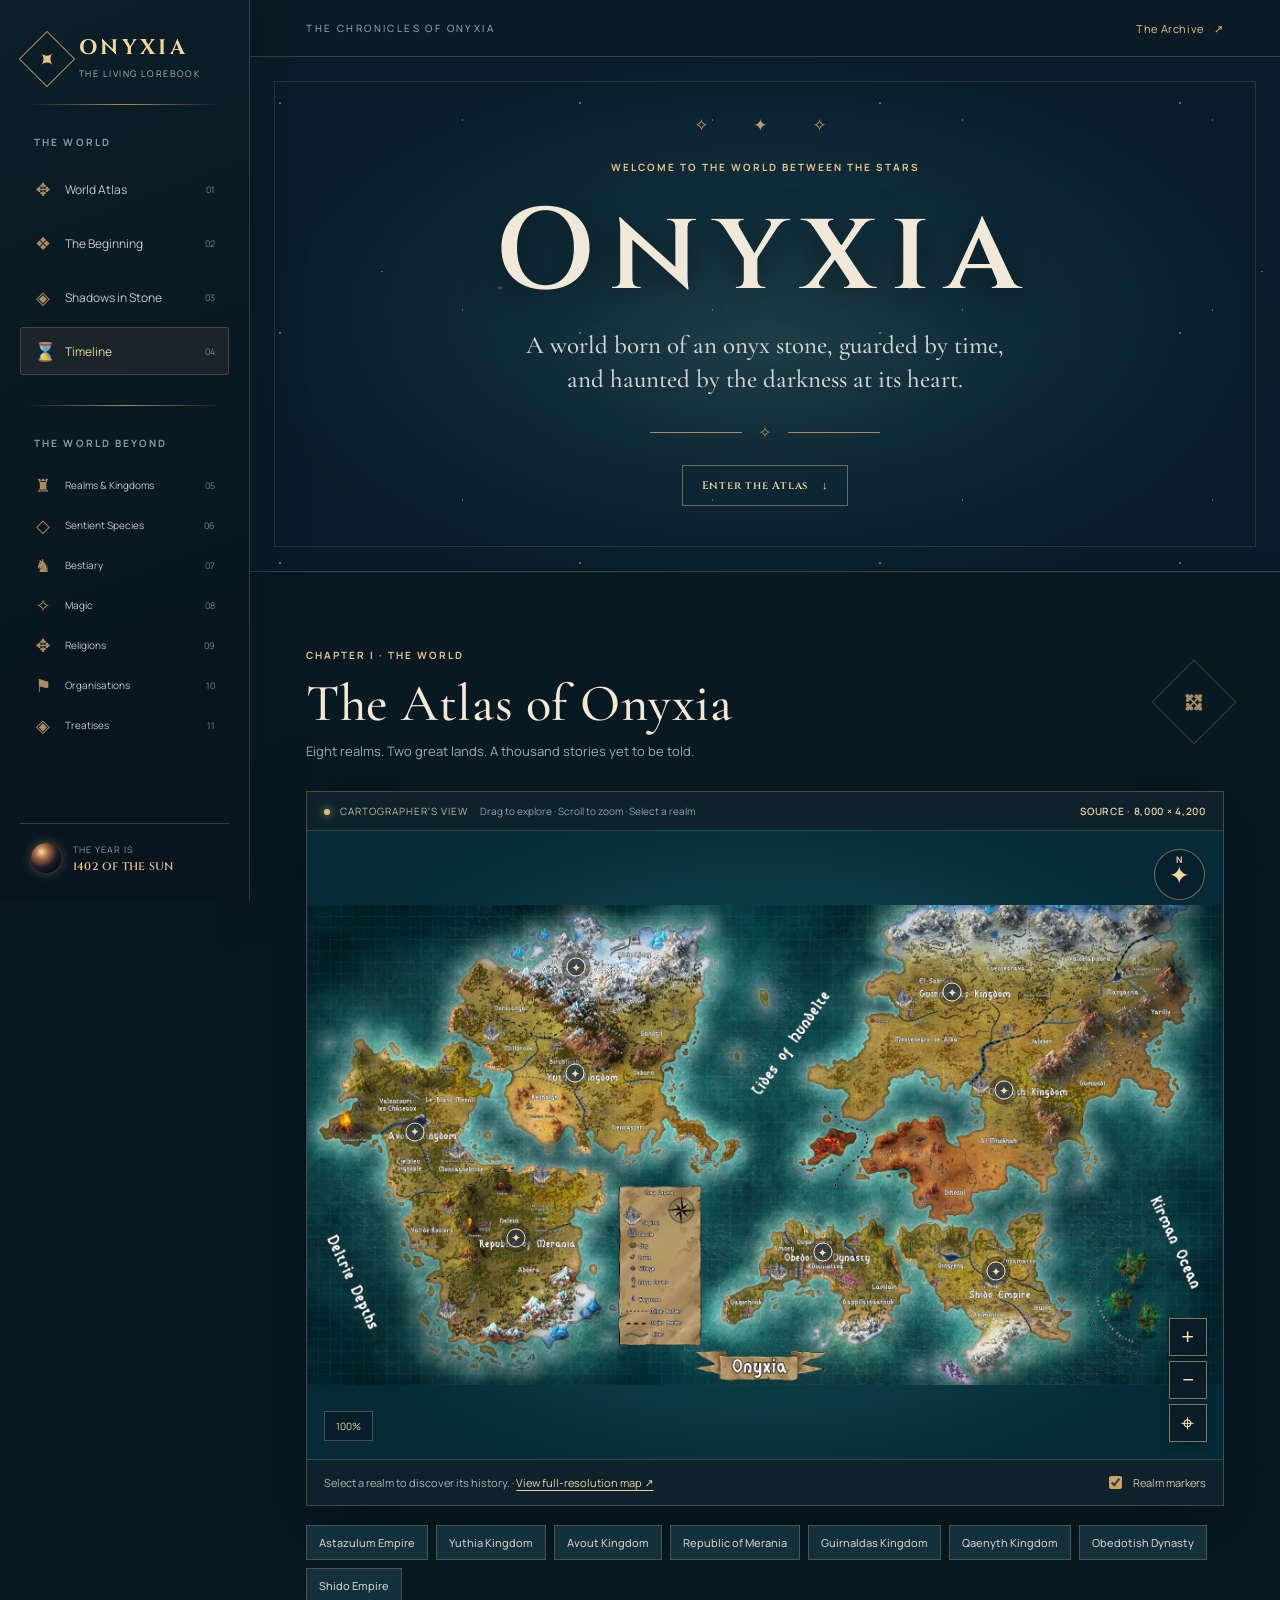
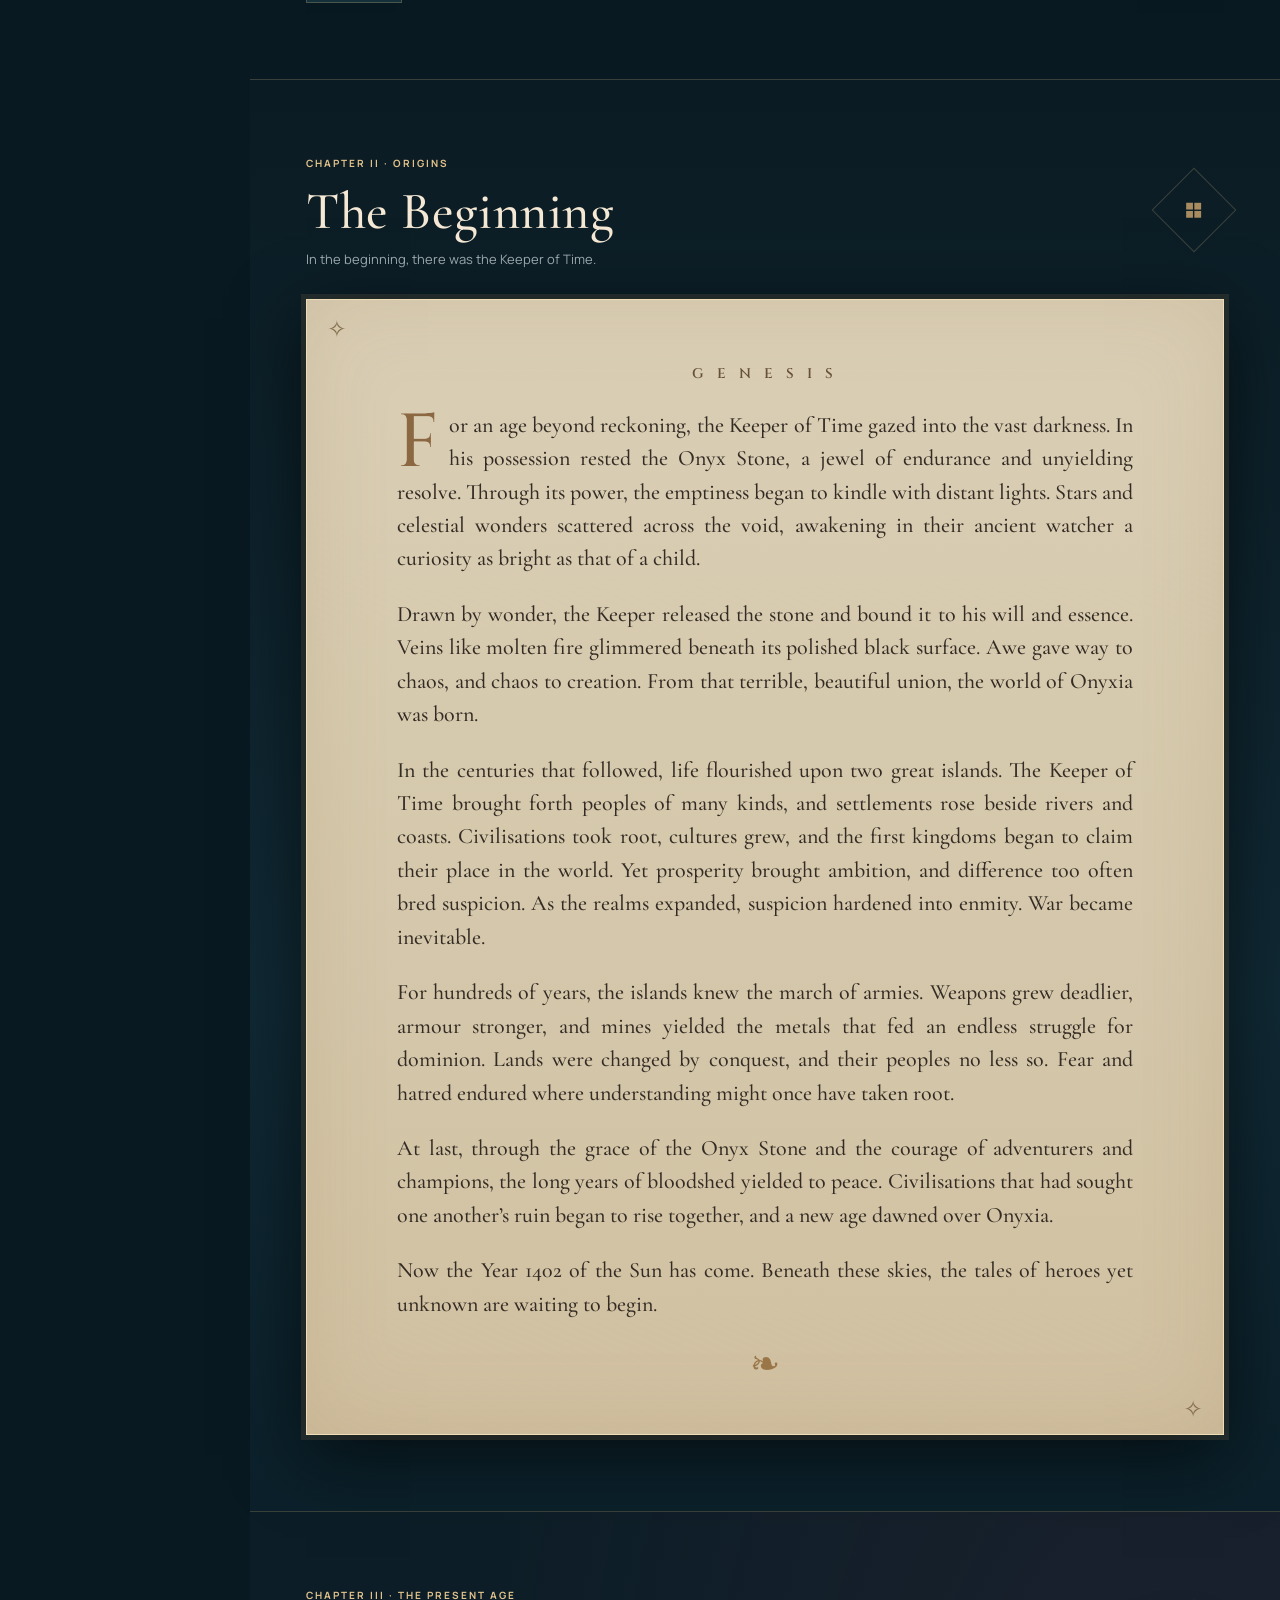
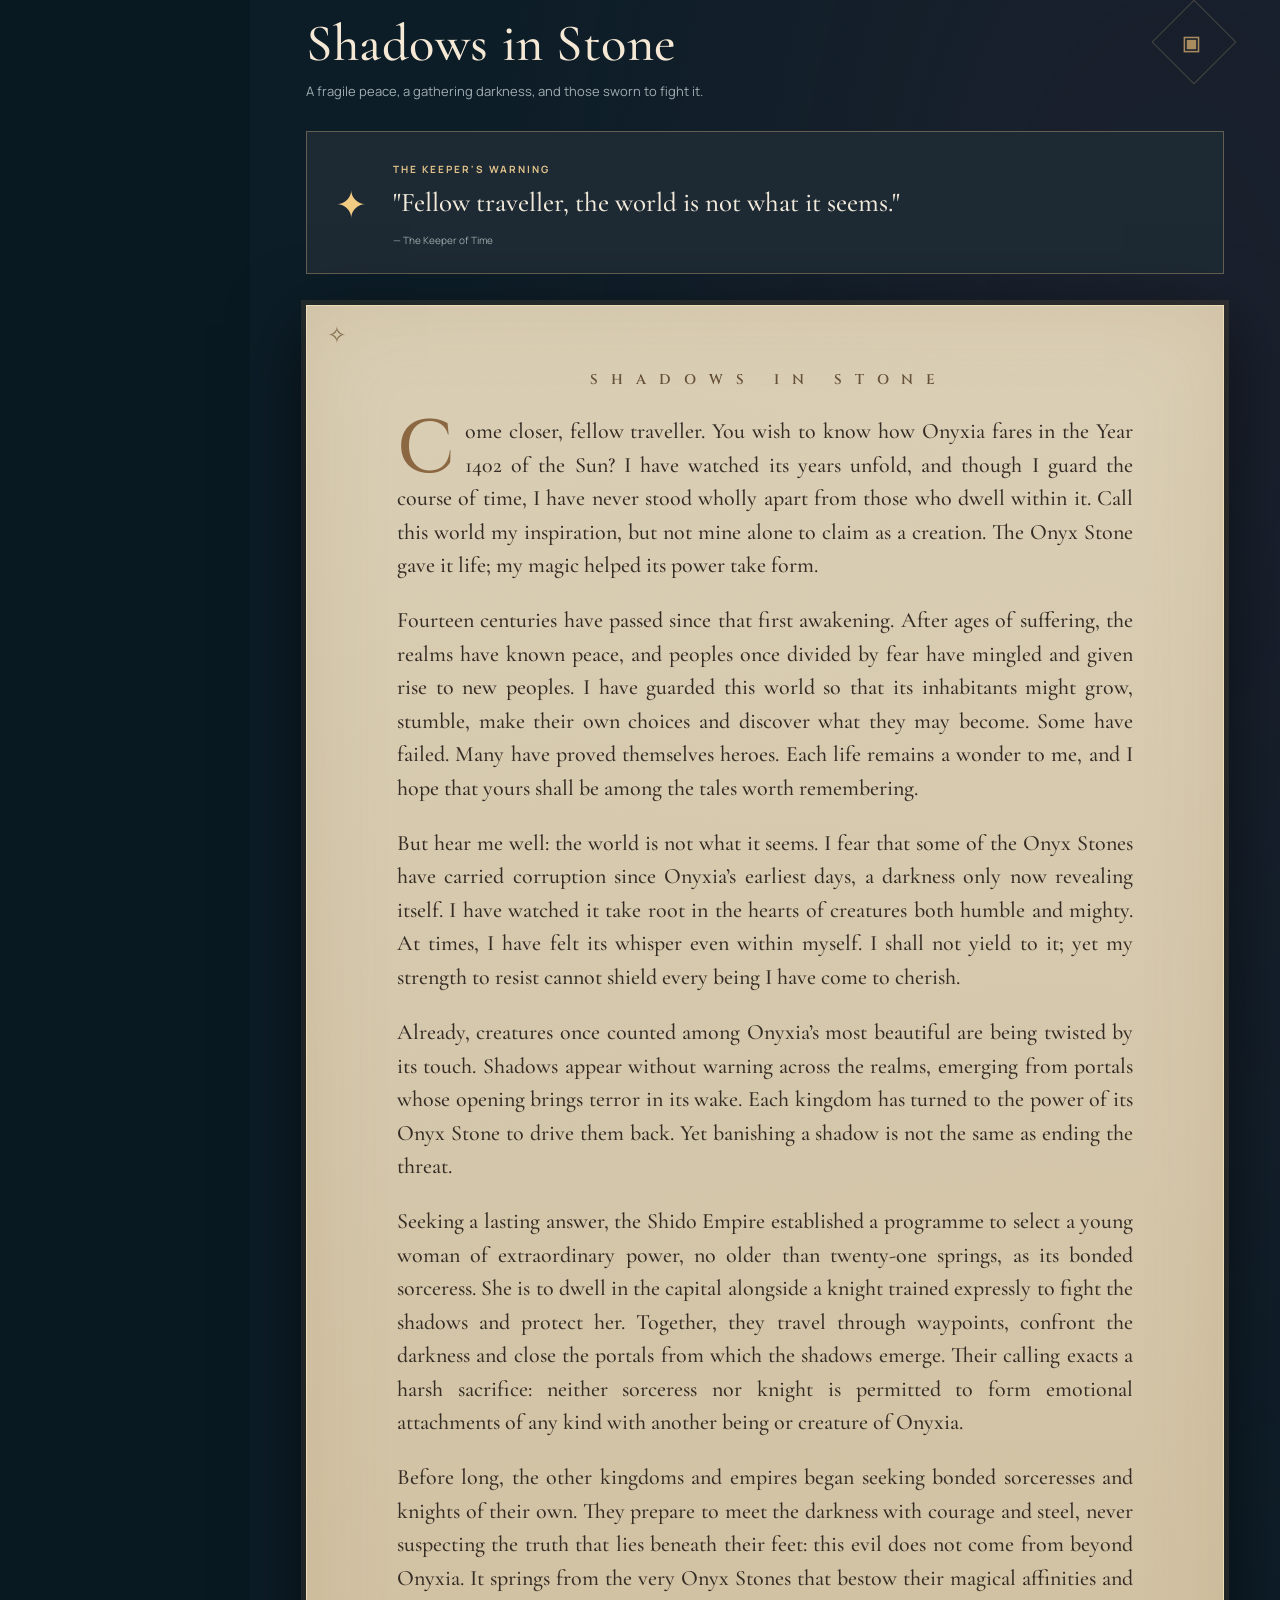
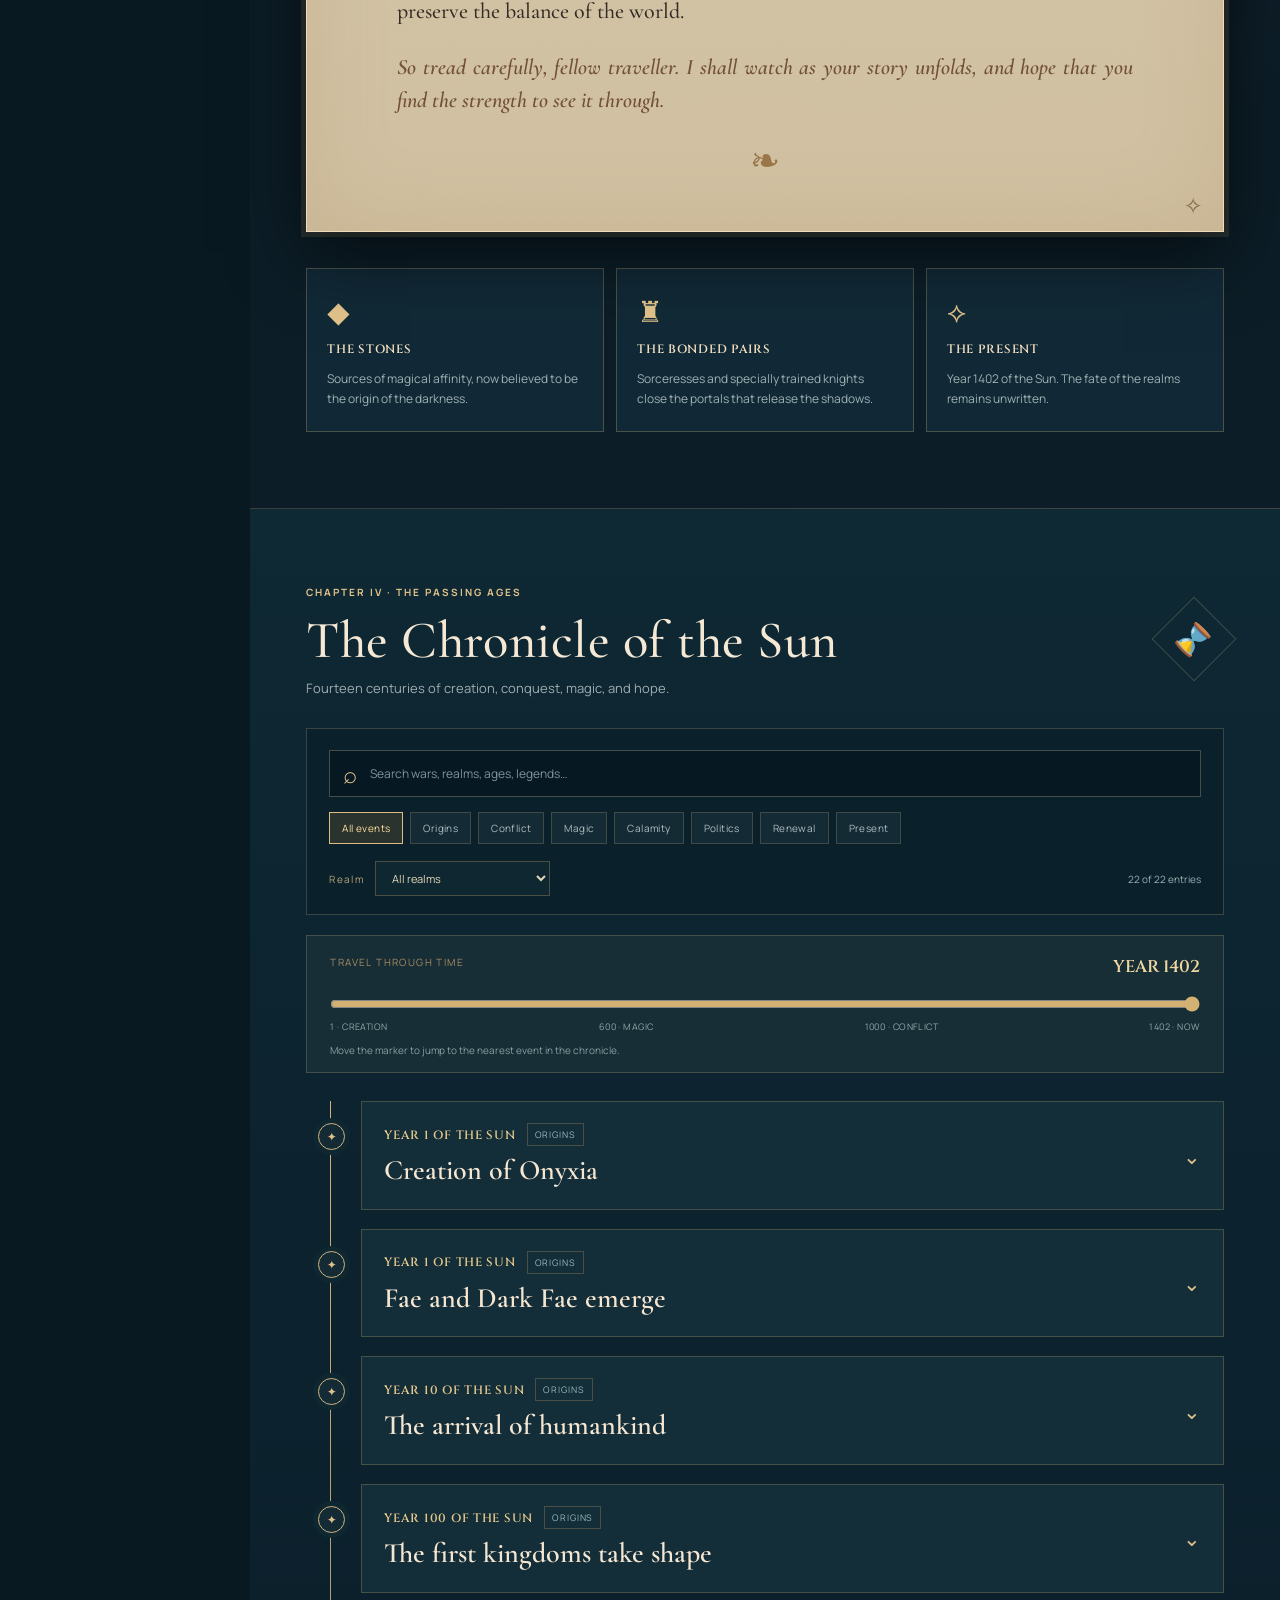
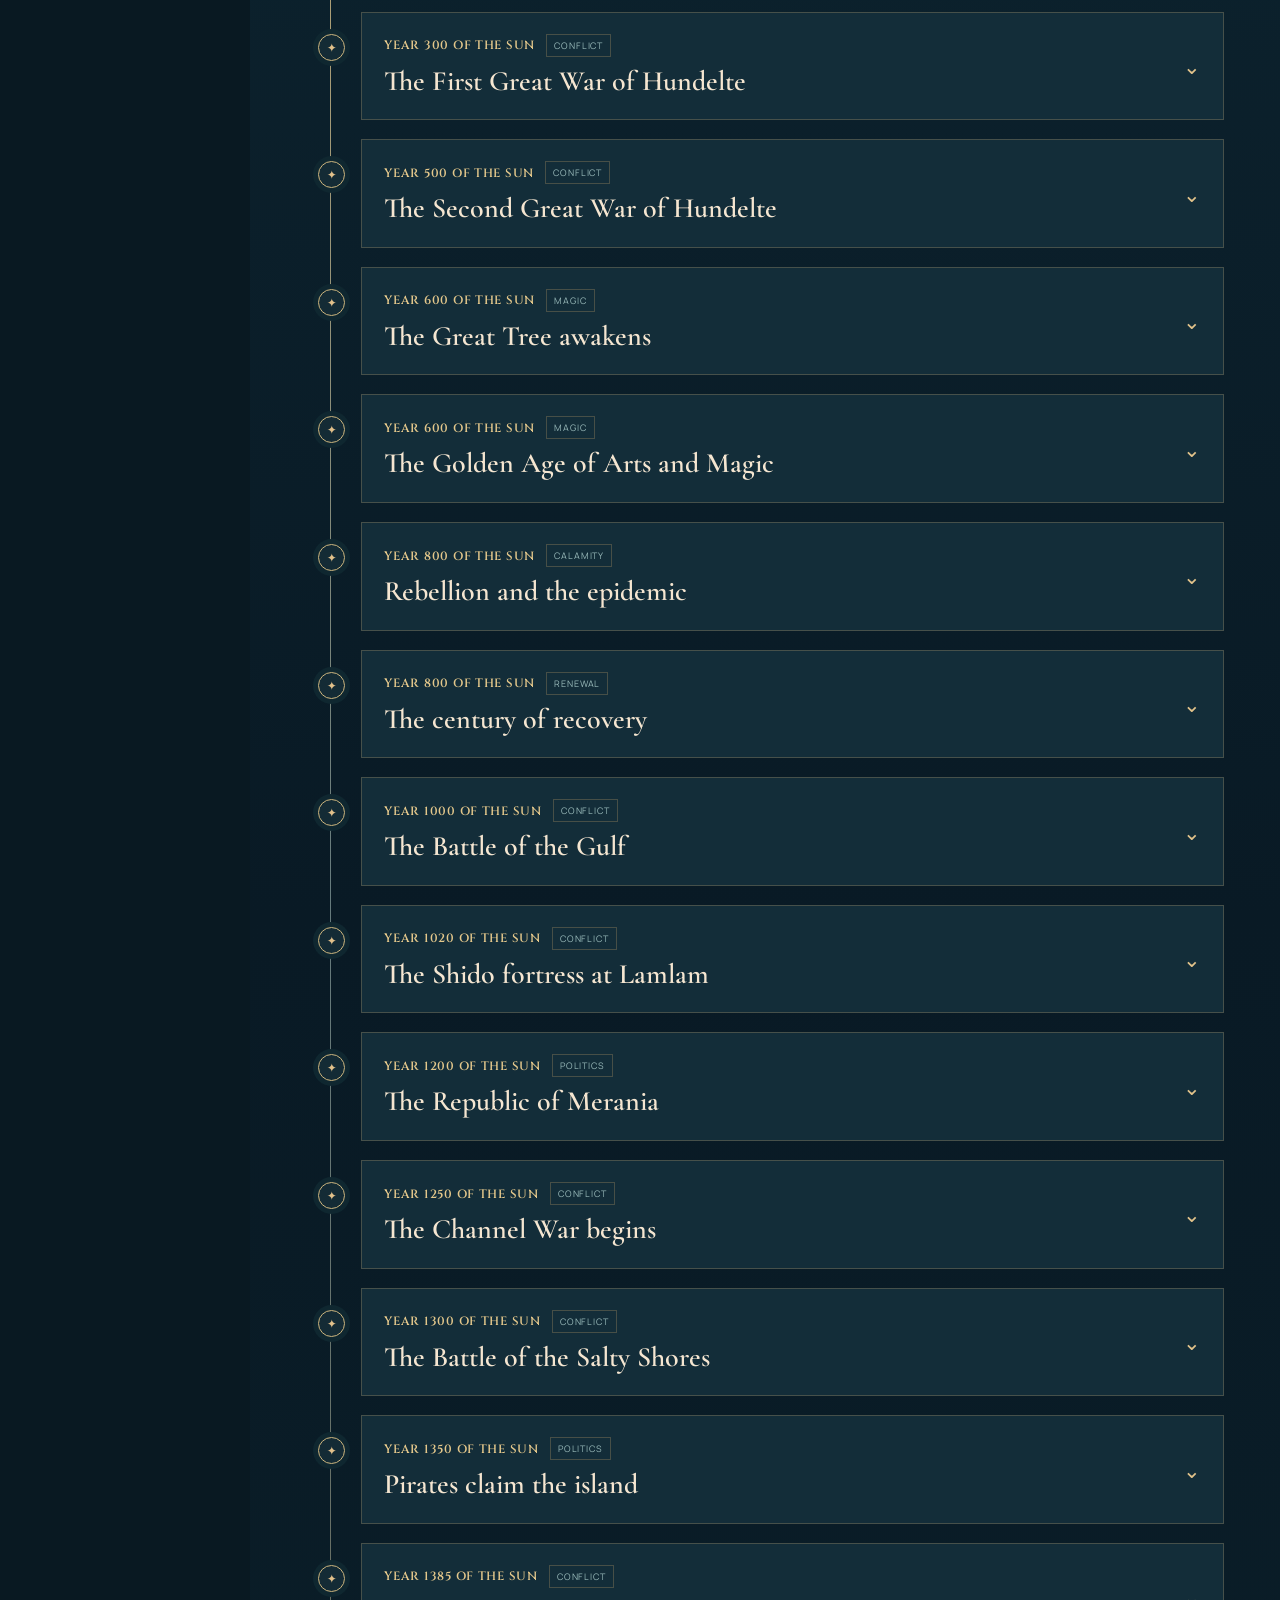
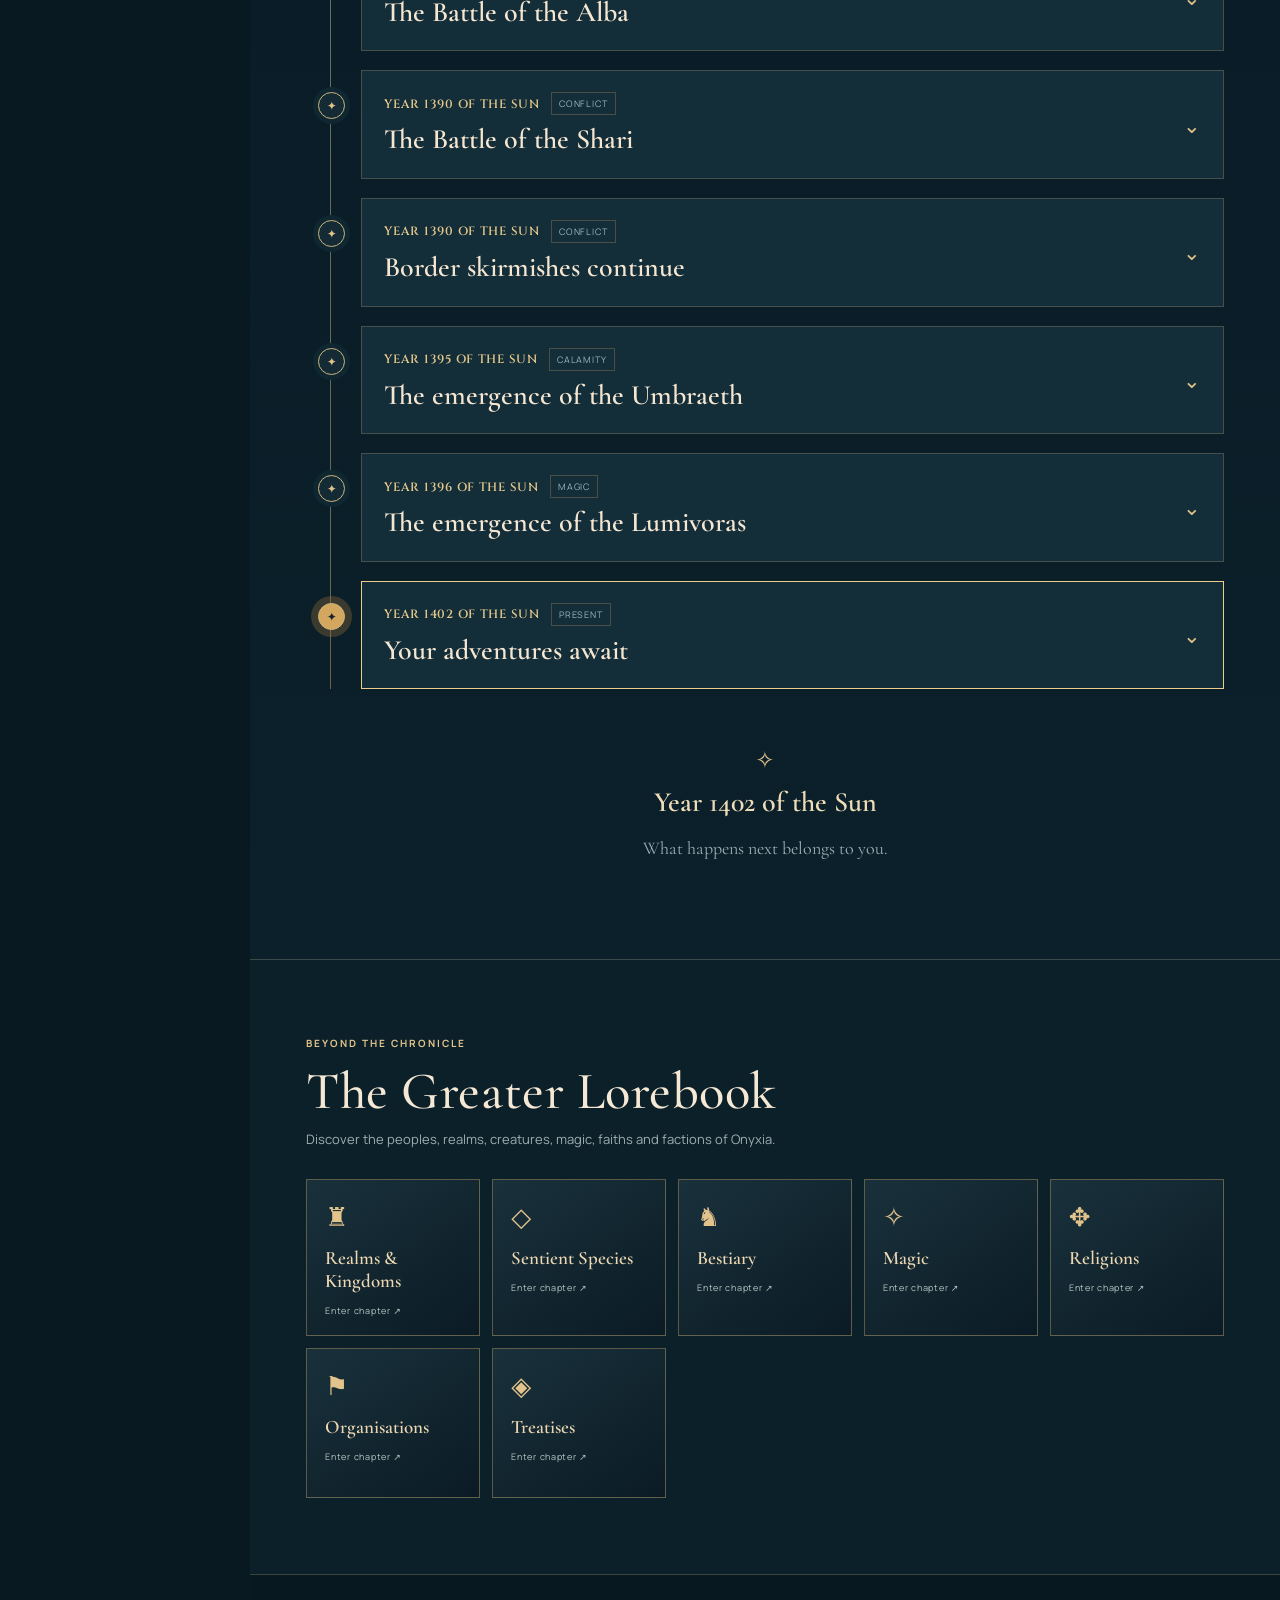
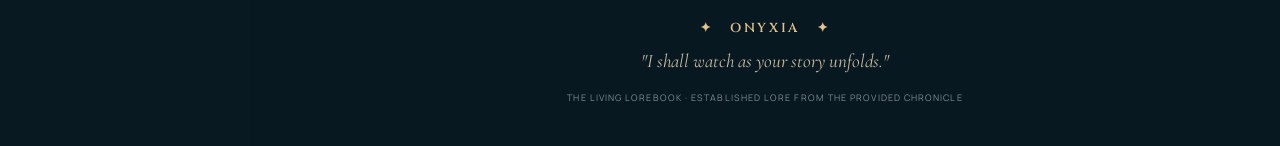
<file: index.html>
<!DOCTYPE html>
<html lang="en-GB">
<head>
  <meta charset="UTF-8" />
  <meta name="viewport" content="width=device-width, initial-scale=1" />
  <meta name="theme-color" content="#0b1c25" />
  <meta name="description" content="Explore the world of Onyxia: its interactive atlas, genesis, present mysteries, and history of the Sun." />
  <title>Onyxia · The Living Lorebook</title>
  <link rel="preconnect" href="https://fonts.googleapis.com" />
  <link rel="preconnect" href="https://fonts.gstatic.com" crossorigin />
  <link href="https://fonts.googleapis.com/css2?family=Cinzel:wght@400;500;600;700&family=Cormorant+Garamond:wght@400;500;600;700&family=Manrope:wght@400;500;600;700&display=swap" rel="stylesheet" />
  <link rel="stylesheet" href="styles.css?v=20261031-native-raster" /><link rel="stylesheet" href="lorebook.css" />
  <link rel="stylesheet" href="lorebook.css" />
  <link rel="icon" type="image/svg+xml" href="favicon.svg?v=20261031" />
<link rel="alternate icon" type="image/x-icon" href="favicon.ico?v=20261031" />
<link rel="apple-touch-icon" sizes="180x180" href="favicon.png?v=20261031" />
</head>
<body>
  <div class="app-shell">
    <aside class="sidebar" id="sidebar" aria-label="Lorebook navigation">
      <a href="#top" class="brand" aria-label="Onyxia home">
        <span class="brand-sigil" aria-hidden="true">✦</span>
        <span class="brand-name">ONYXIA<small>THE LIVING LOREBOOK</small></span>
      </a>
      <div class="sidebar-rule"></div>
      <div class="nav-title">The world</div>
      <nav class="chapter-nav" aria-label="Chapters">
        <a href="#atlas" class="nav-link active" data-nav="atlas"><span class="nav-icon">✥</span><span>World Atlas</span><span class="nav-index">01</span></a>
        <a href="#beginning" class="nav-link" data-nav="beginning"><span class="nav-icon">❖</span><span>The Beginning</span><span class="nav-index">02</span></a>
        <a href="#current-plot" class="nav-link" data-nav="current-plot"><span class="nav-icon">◈</span><span>Shadows in Stone</span><span class="nav-index">03</span></a>
        <a href="#timeline" class="nav-link" data-nav="timeline"><span class="nav-icon">⌛</span><span>Timeline</span><span class="nav-index">04</span></a>
      </nav>
      <div class="sidebar-rule dim"></div><div class="nav-title">The world beyond</div><nav class="chapter-nav lore-nav" aria-label="Lorebook chapters"><a href="realms.html" class="nav-link " data-nav="realms"><span class="nav-icon">♜</span><span>Realms & Kingdoms</span><span class="nav-index">05</span></a>
<a href="species.html" class="nav-link " data-nav="species"><span class="nav-icon">◇</span><span>Sentient Species</span><span class="nav-index">06</span></a>
<a href="bestiary.html" class="nav-link " data-nav="bestiary"><span class="nav-icon">♞</span><span>Bestiary</span><span class="nav-index">07</span></a>
<a href="magic.html" class="nav-link " data-nav="magic"><span class="nav-icon">✧</span><span>Magic</span><span class="nav-index">08</span></a>
<a href="religions.html" class="nav-link " data-nav="religions"><span class="nav-icon">✥</span><span>Religions</span><span class="nav-index">09</span></a>
<a href="organisations.html" class="nav-link " data-nav="organisations"><span class="nav-icon">⚑</span><span>Organisations</span><span class="nav-index">10</span></a>
<a href="treatises.html" class="nav-link " data-nav="economics"><span class="nav-icon">◈</span><span>Treatises</span><span class="nav-index">11</span></a></nav>
      <div class="sidebar-bottom"><span class="orb" aria-hidden="true"></span><div>THE YEAR IS<br/><strong>1402 OF THE SUN</strong></div></div>
    </aside>

    <main class="main-content" id="top">
      <div class="topbar"><button id="mobileMenu" class="mobile-menu" aria-label="Toggle navigation" aria-expanded="false">☰</button><span>THE CHRONICLES OF ONYXIA</span><a href="https://github.com/ViktorMallagant/Onyxia" target="_blank" rel="noopener noreferrer" class="github-link">The Archive <span aria-hidden="true">↗</span></a></div>
      <header class="hero">
        <div class="hero-decoration" aria-hidden="true">✧ &nbsp; ✦ &nbsp; ✧</div>
        <p class="eyebrow">WELCOME TO THE WORLD BETWEEN THE STARS</p>
        <h1>Onyxia</h1>
        <p class="hero-tagline">A world born of an onyx stone, guarded by time,<br/>and haunted by the darkness at its heart.</p>
        <div class="hero-divider" aria-hidden="true"><i></i><span>✧</span><i></i></div>
        <a href="#atlas" class="primary-cta">Enter the Atlas <span aria-hidden="true">↓</span></a>
      </header>

      <section id="atlas" class="content-section atlas-section">
        <div class="section-heading"><div><span class="section-kicker">CHAPTER I · THE WORLD</span><h2>The Atlas of Onyxia</h2><p>Eight realms. Two great lands. A thousand stories yet to be told.</p></div><div class="section-seal" aria-hidden="true">✥</div></div>
        <div class="atlas-frame">
          <div class="atlas-topline"><span><span class="live-gem"></span> CARTOGRAPHER'S VIEW</span><span class="atlas-hint">Drag to explore · Scroll to zoom · Select a realm</span><span class="atlas-resolution" id="mapResolution" aria-live="polite">Loading atlas…</span></div>
          <div class="atlas-viewport" id="atlasViewport" aria-label="Interactive map of Onyxia" tabindex="0">
            <div class="atlas-stage" id="atlasStage">
              <img id="worldMap" src="assets/onyxia-8000px-master.webp" alt="Detailed fantasy world map of Onyxia, showing its realms, settlements, geography, and surrounding seas" draggable="false" width="1735" height="911" />
              <div class="realm-layer" id="realmLayer" aria-label="Clickable realm markers"></div>
            </div>
            <div class="atlas-empty" id="atlasEmpty" hidden>The high-resolution atlas could not be loaded. Please refresh this page or use the full-resolution map link below.</div>
            <div class="map-compass" aria-hidden="true"><span>N</span>✦</div>
            <div class="map-tools" aria-label="Map controls"><button type="button" id="zoomIn" aria-label="Zoom in" title="Zoom in">+</button><button type="button" id="zoomOut" aria-label="Zoom out" title="Zoom out">−</button><button type="button" id="resetMap" aria-label="Fit map to window" title="Fit map to window">⌖</button></div>
            <div class="map-scale" id="mapScale">100%</div>
          </div>
          <div class="atlas-bottombar"><div class="atlas-status"><span id="mapStatus">Select a realm to discover its history.</span> · <a id="fullAtlasLink" href="assets/onyxia-8000px-master.webp" target="_blank" rel="noopener">View full-resolution map ↗</a></div><label class="toggle-markers"><input type="checkbox" id="markerToggle" checked /><span>Realm markers</span></label></div>
        </div>
        <div class="realm-card" id="realmCard" hidden><div class="realm-card-head"><div><span class="mini-label">FROM THE ATLAS</span><h3 id="realmName"></h3></div><button type="button" id="closeRealm" aria-label="Close realm details">×</button></div><p id="realmDescription"></p><div class="realm-card-actions"><a id="realmArticle" class="realm-article-link" href="realms.html">Read the realm chronicle <span aria-hidden="true">↗</span></a><button id="realmHistory" type="button" class="text-action">See related history <span>↗</span></button><span id="realmEventCount"></span></div></div>
        <div class="realm-directory" id="realmDirectory" aria-label="Explore realms"></div>
      </section>

      <section id="beginning" class="content-section manuscript-section">
        <div class="section-heading"><div><span class="section-kicker">CHAPTER II · ORIGINS</span><h2>The Beginning</h2><p>In the beginning, there was the Keeper of Time.</p></div><div class="section-seal" aria-hidden="true">❖</div></div>
        <div class="story-paper"><span class="paper-corner paper-corner-a" aria-hidden="true">✧</span><span class="paper-corner paper-corner-b" aria-hidden="true">✧</span><div class="story-heading">G E N E S I S</div><div class="story-prose" id="genesisText"></div><div class="story-flourish" aria-hidden="true">❧</div></div>
      </section>

      <section id="current-plot" class="content-section plot-section">
        <div class="section-heading"><div><span class="section-kicker">CHAPTER III · THE PRESENT AGE</span><h2>Shadows in Stone</h2><p>A fragile peace, a gathering darkness, and those sworn to fight it.</p></div><div class="section-seal" aria-hidden="true">◈</div></div>
        <div class="plot-feature"><div class="plot-feature-mark">✦</div><div><span class="mini-label">THE KEEPER'S WARNING</span><p>"Fellow traveller, the world is not what it seems."</p><small>— The Keeper of Time</small></div></div>
        <div class="story-paper plot-story-paper"><span class="paper-corner paper-corner-a" aria-hidden="true">✧</span><span class="paper-corner paper-corner-b" aria-hidden="true">✧</span><div class="story-heading">S H A D O W S &nbsp; I N &nbsp; S T O N E</div><div class="story-prose" id="plotText"></div><div class="story-flourish" aria-hidden="true">❧</div></div>
        <div class="plot-facts"><div><span class="fact-symbol">◆</span><strong>THE STONES</strong><p>Sources of magical affinity, now believed to be the origin of the darkness.</p></div><div><span class="fact-symbol">♜</span><strong>THE BONDED PAIRS</strong><p>Sorceresses and specially trained knights close the portals that release the shadows.</p></div><div><span class="fact-symbol">⟡</span><strong>THE PRESENT</strong><p>Year 1402 of the Sun. The fate of the realms remains unwritten.</p></div></div>
      </section>

      <section id="timeline" class="content-section timeline-section">
        <div class="section-heading"><div><span class="section-kicker">CHAPTER IV · THE PASSING AGES</span><h2>The Chronicle of the Sun</h2><p>Fourteen centuries of creation, conquest, magic, and hope.</p></div><div class="section-seal" aria-hidden="true">⌛</div></div>
        <div class="chronicle-controls"><div class="search-shell"><span aria-hidden="true">⌕</span><input id="timelineSearch" type="search" placeholder="Search wars, realms, ages, legends…" aria-label="Search timeline events" autocomplete="off"/></div><div class="filter-chips" id="categoryFilters" aria-label="Filter timeline by event category"></div><div class="regional-row"><label for="regionFilter">Realm</label><select id="regionFilter"><option value="all">All realms</option></select><span id="eventCount" aria-live="polite"></span></div></div>
        <div class="year-scrubber"><div class="scrubber-header"><span>TRAVEL THROUGH TIME</span><strong id="selectedYear">YEAR 1402</strong></div><input id="yearSlider" type="range" min="1" max="1402" step="1" value="1402" aria-label="Jump to a year of the Sun"/><div class="scrubber-labels"><span>1 · CREATION</span><span>600 · MAGIC</span><span>1000 · CONFLICT</span><span>1402 · NOW</span></div><p class="scrubber-help">Move the marker to jump to the nearest event in the chronicle.</p></div>
        <div class="timeline-container" id="timelineEvents" aria-live="polite"></div>
        <div class="timeline-empty" id="timelineEmpty" hidden>No entries match these filters. Try another era, realm, or search.</div>
        <div class="timeline-end"><span>✧</span><h3>Year 1402 of the Sun</h3><p>What happens next belongs to you.</p></div>
      </section>
<section class="content-section lore-directory-section"><div class="section-heading"><div><span class="section-kicker">BEYOND THE CHRONICLE</span><h2>The Greater Lorebook</h2><p>Discover the peoples, realms, creatures, magic, faiths and factions of Onyxia.</p></div></div><div class="chapter-teaser-grid"><a class="chapter-teaser" href="realms.html"><span>♜</span><strong>Realms &amp; Kingdoms</strong><small>Enter chapter ↗</small></a><a class="chapter-teaser" href="species.html"><span>◇</span><strong>Sentient Species</strong><small>Enter chapter ↗</small></a><a class="chapter-teaser" href="bestiary.html"><span>♞</span><strong>Bestiary</strong><small>Enter chapter ↗</small></a><a class="chapter-teaser" href="magic.html"><span>✧</span><strong>Magic</strong><small>Enter chapter ↗</small></a><a class="chapter-teaser" href="religions.html"><span>✥</span><strong>Religions</strong><small>Enter chapter ↗</small></a><a class="chapter-teaser" href="organisations.html"><span>⚑</span><strong>Organisations</strong><small>Enter chapter ↗</small></a><a class="chapter-teaser" href="treatises.html"><span>◈</span><strong>Treatises</strong><small>Enter chapter ↗</small></a></div></section>
      <footer class="footer"><span>✦ &nbsp; ONYXIA &nbsp; ✦</span><p>"I shall watch as your story unfolds."</p><small>THE LIVING LOREBOOK · ESTABLISHED LORE FROM THE PROVIDED CHRONICLE</small></footer>
    </main>
  </div>
  <script src="lore-data.js?v=year-1402"></script><script src="app.js?v=20261031-native-raster-year-1402"></script>
</body>
</html>
</file>
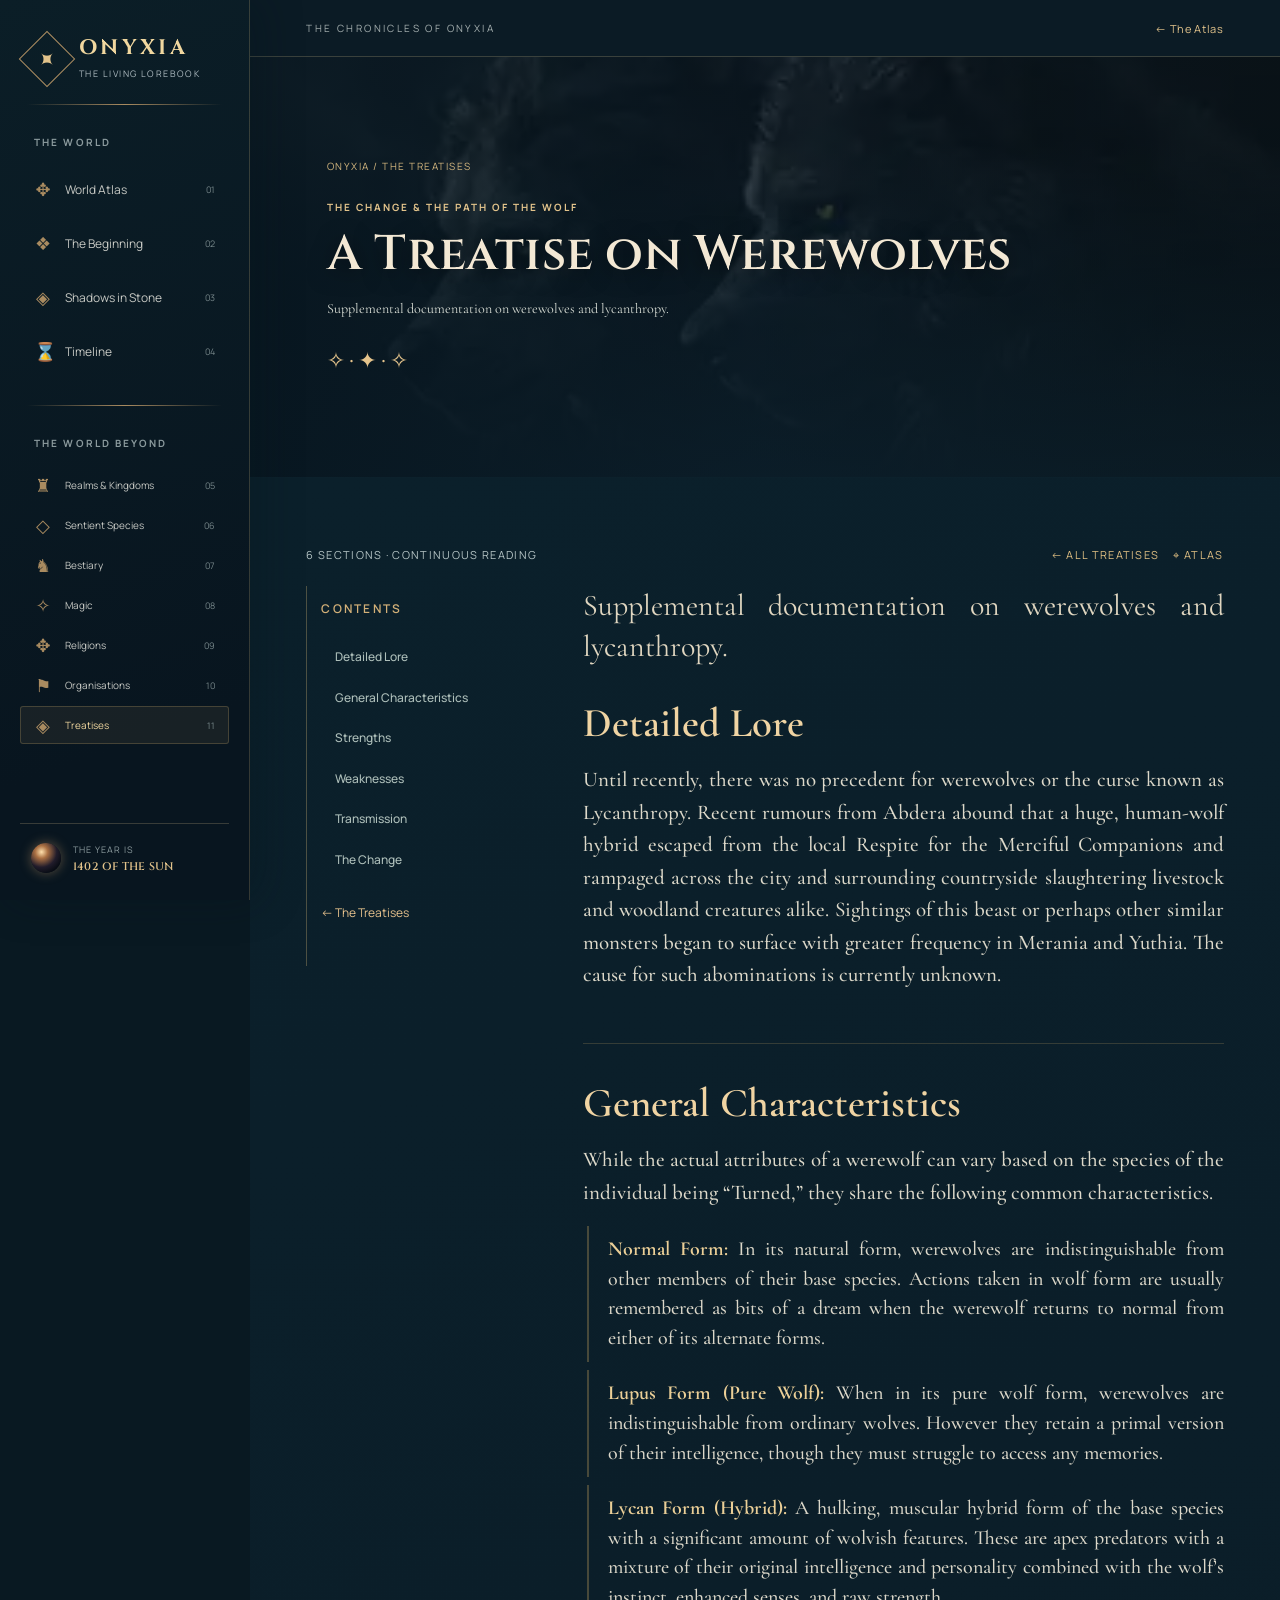
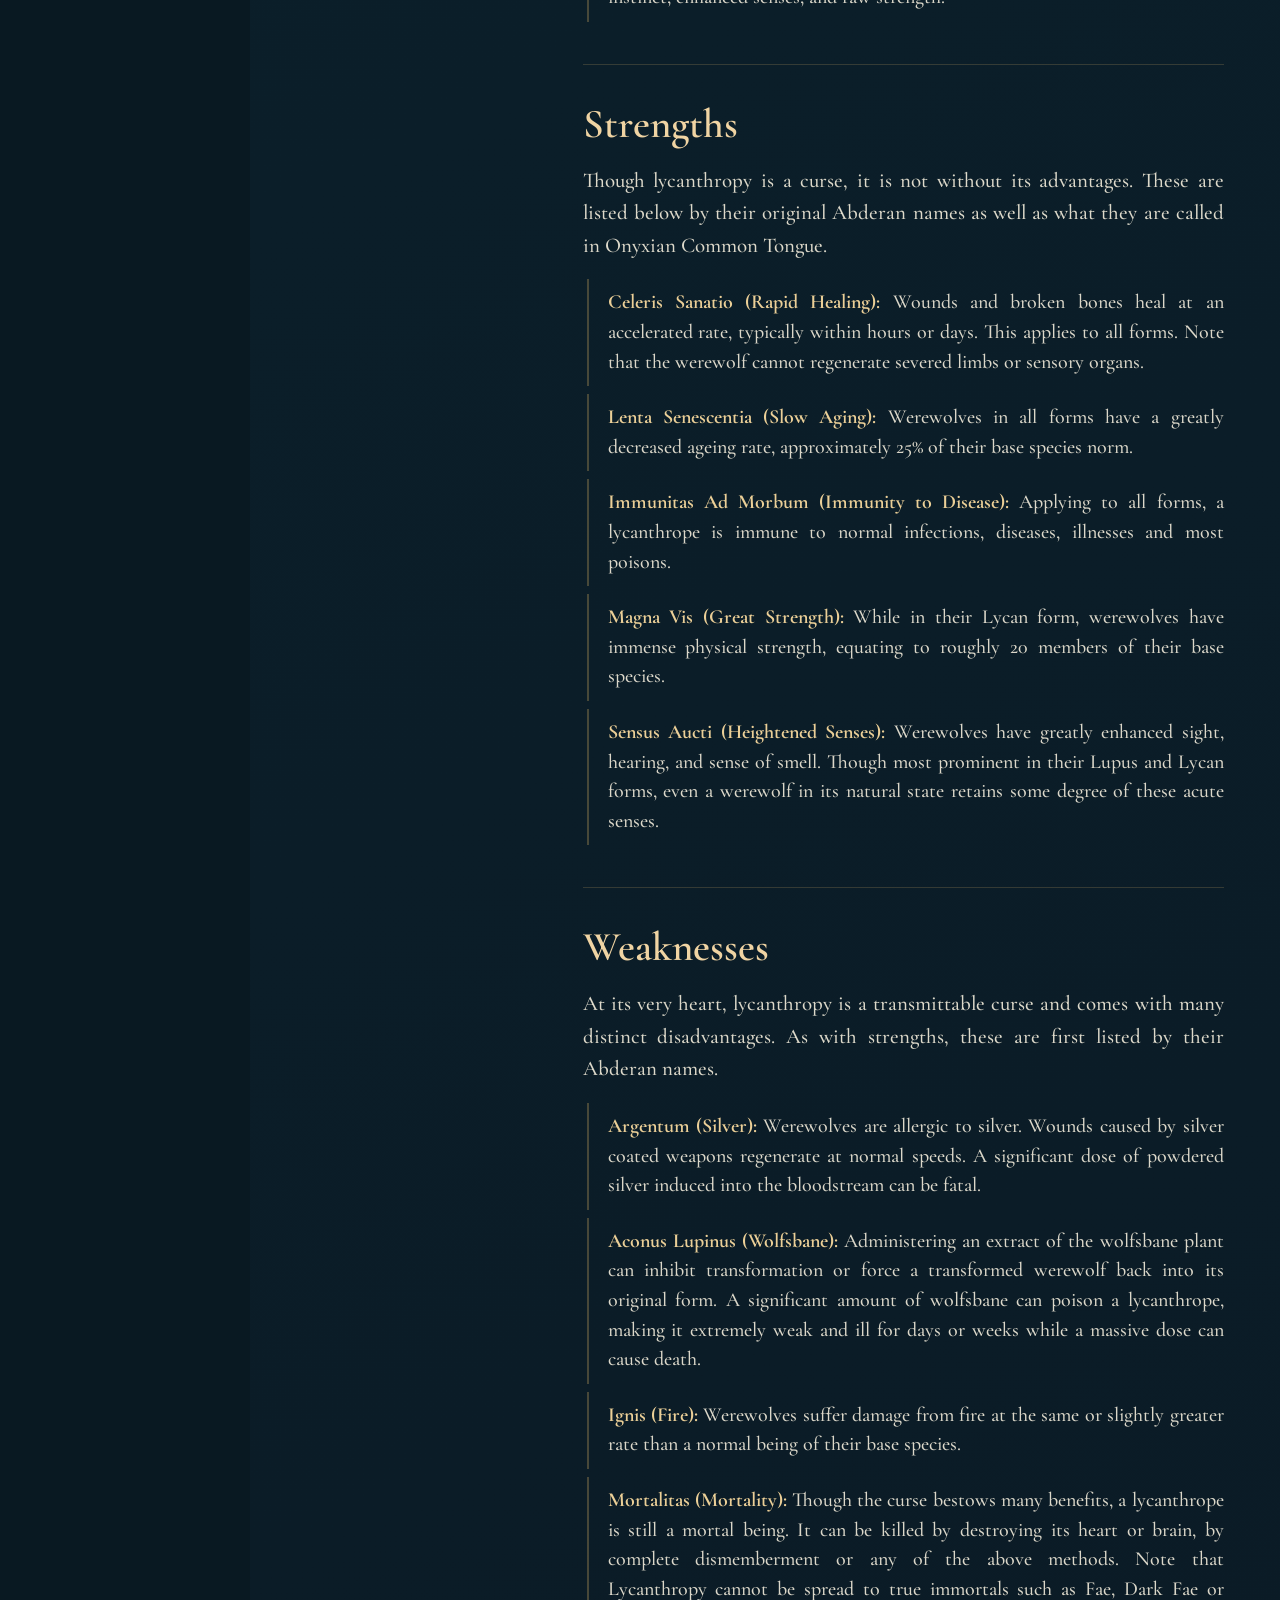
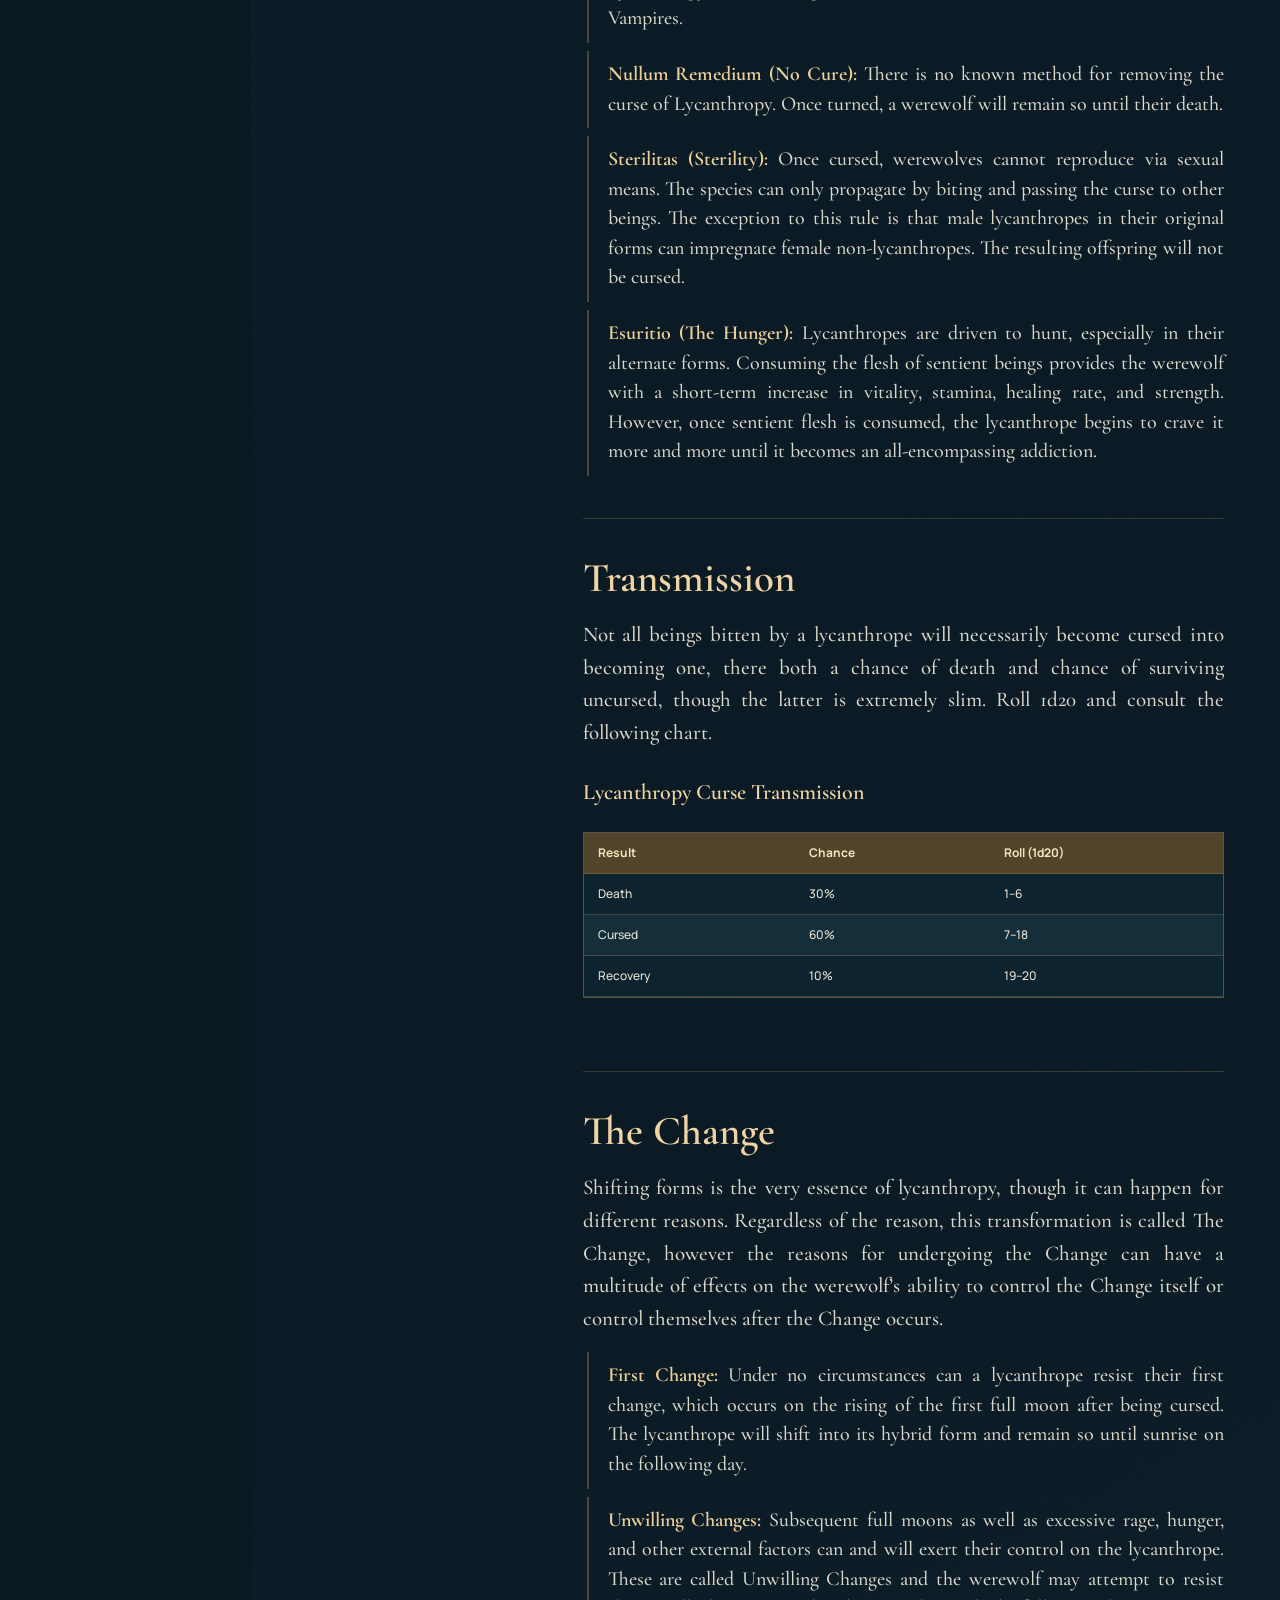
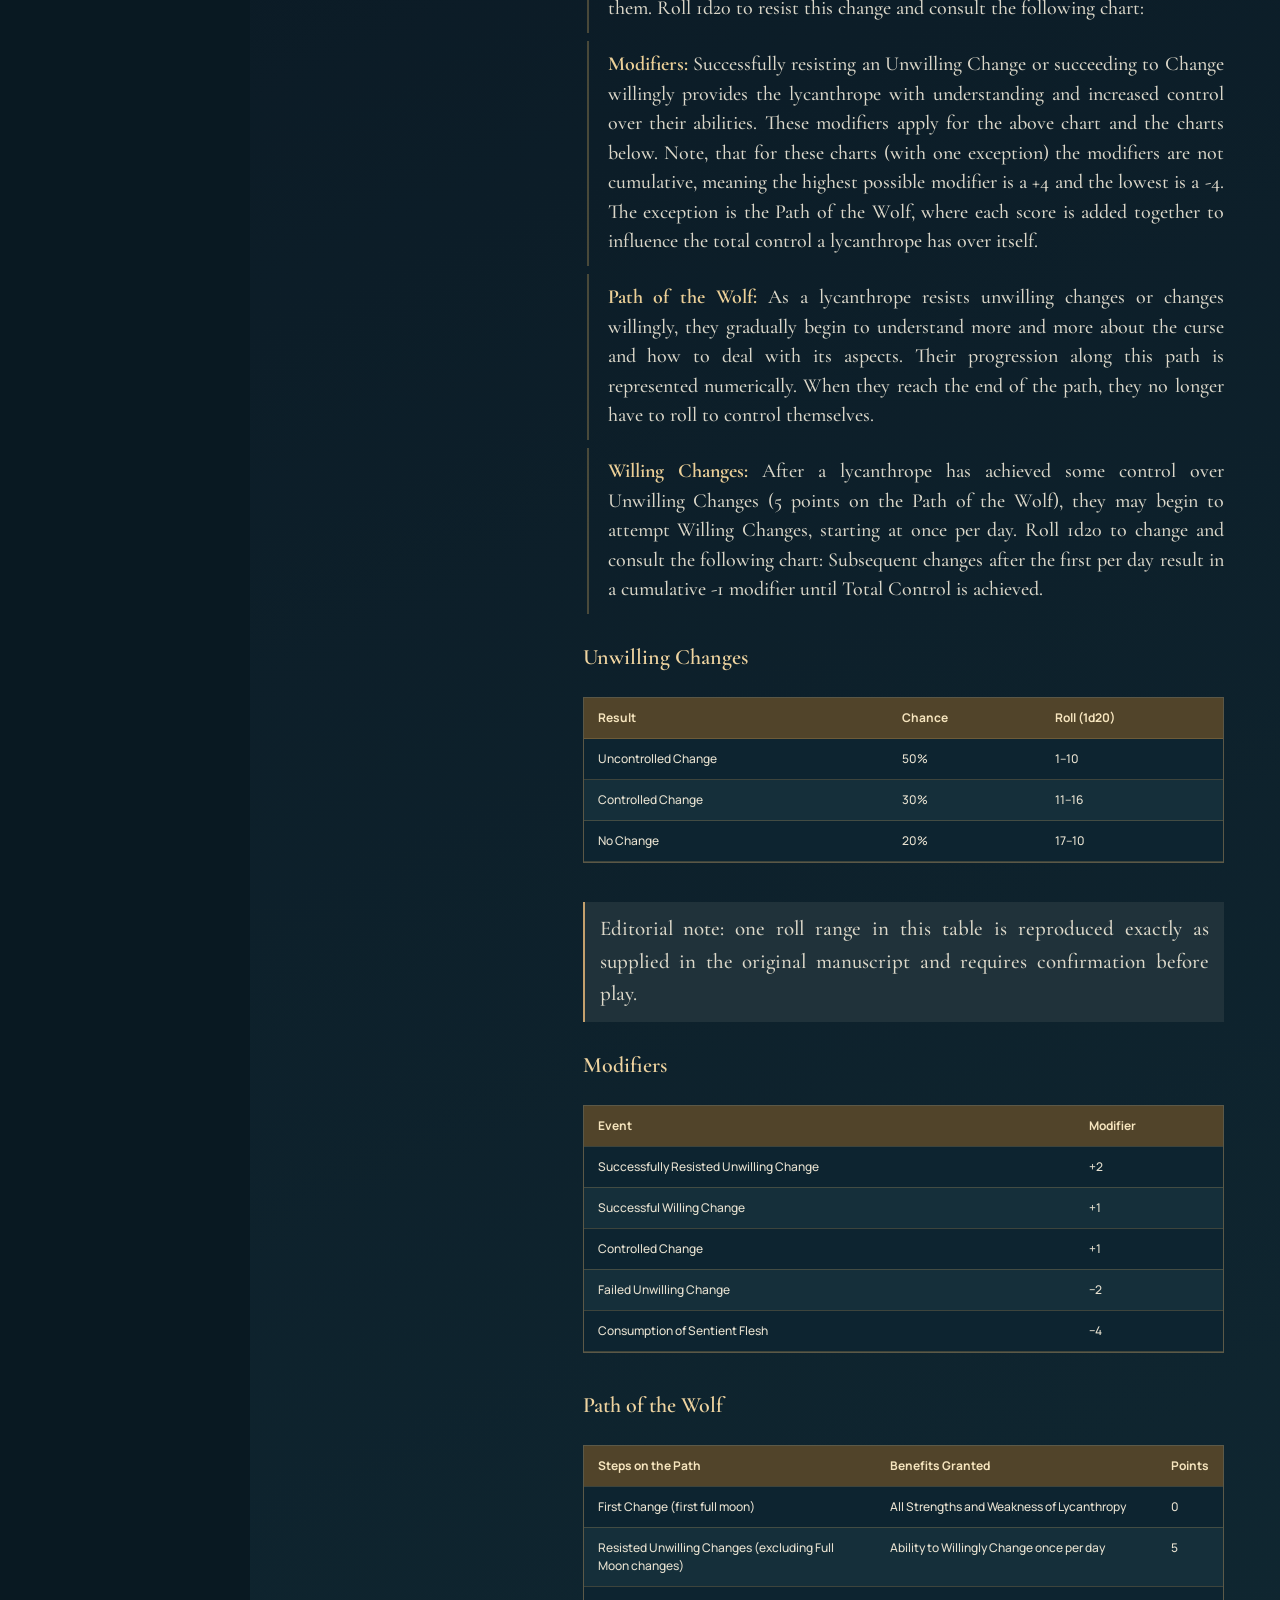
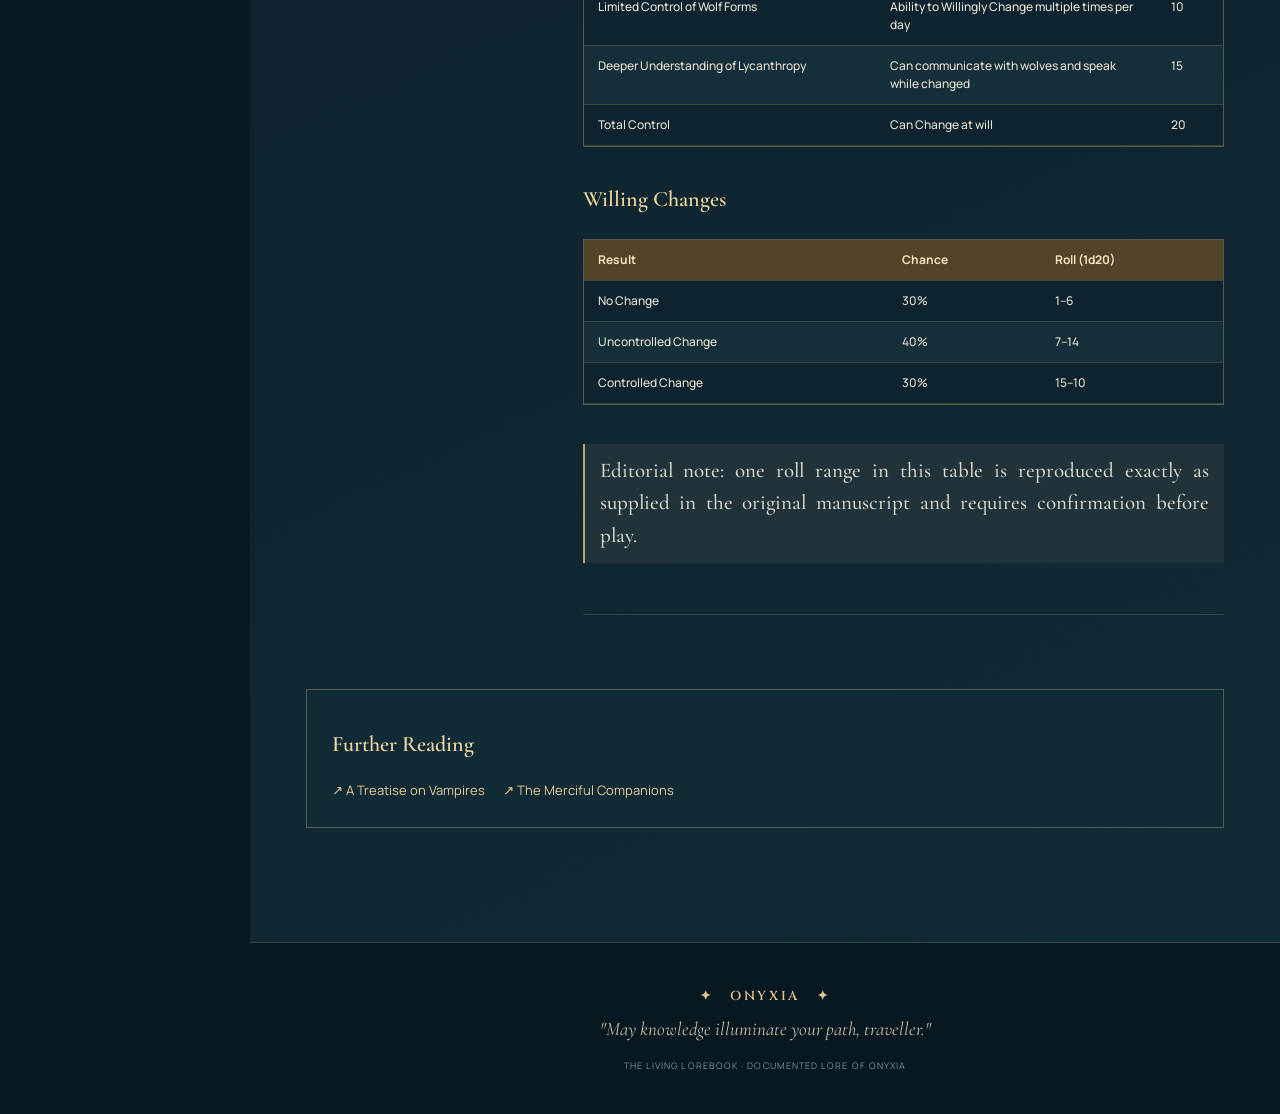
<file: werewolves.html>
<!DOCTYPE html>
<html lang="en-GB">
<head><meta charset="UTF-8"><meta name="viewport" content="width=device-width,initial-scale=1"><meta name="theme-color" content="#0b1c25"><meta name="description" content="Read A Treatise on Werewolves in the living lorebook of Onyxia."><title>A Treatise on Werewolves · Onyxia</title>
<link rel="preconnect" href="https://fonts.googleapis.com"><link rel="preconnect" href="https://fonts.gstatic.com" crossorigin><link href="https://fonts.googleapis.com/css2?family=Cinzel:wght@400;500;600;700&family=Cormorant+Garamond:wght@400;500;600;700&family=Manrope:wght@400;500;600;700&display=swap" rel="stylesheet">
<link rel="stylesheet" href="styles.css"><link rel="stylesheet" href="lorebook.css"><link rel="stylesheet" href="treatise.css">  <link rel="icon" type="image/svg+xml" href="favicon.svg?v=20261031" />
<link rel="alternate icon" type="image/x-icon" href="favicon.ico?v=20261031" />
<link rel="apple-touch-icon" sizes="180x180" href="favicon.png?v=20261031" />
</head>
<body data-treatise="werewolves">
<div class="app-shell"><aside class="sidebar" id="sidebar" aria-label="Lorebook navigation"><a href="index.html#top" class="brand" aria-label="Onyxia home"><span class="brand-sigil" aria-hidden="true">✦</span><span class="brand-name">ONYXIA<small>THE LIVING LOREBOOK</small></span></a><div class="sidebar-rule"></div><div class="nav-title">The world</div><nav class="chapter-nav" aria-label="The founding chapters">
        <a href="index.html#atlas" class="nav-link " data-nav="atlas"><span class="nav-icon">✥</span><span>World Atlas</span><span class="nav-index">01</span></a>
        <a href="index.html#beginning" class="nav-link" data-nav="beginning"><span class="nav-icon">❖</span><span>The Beginning</span><span class="nav-index">02</span></a>
        <a href="index.html#current-plot" class="nav-link" data-nav="current-plot"><span class="nav-icon">◈</span><span>Shadows in Stone</span><span class="nav-index">03</span></a>
        <a href="index.html#timeline" class="nav-link" data-nav="timeline"><span class="nav-icon">⌛</span><span>Timeline</span><span class="nav-index">04</span></a>
      </nav><div class="sidebar-rule dim"></div><div class="nav-title">The world beyond</div><nav class="chapter-nav lore-nav" aria-label="Lorebook chapters"><a href="realms.html" class="nav-link " data-nav="realms"><span class="nav-icon">♜</span><span>Realms & Kingdoms</span><span class="nav-index">05</span></a>
<a href="species.html" class="nav-link " data-nav="species"><span class="nav-icon">◇</span><span>Sentient Species</span><span class="nav-index">06</span></a>
<a href="bestiary.html" class="nav-link " data-nav="bestiary"><span class="nav-icon">♞</span><span>Bestiary</span><span class="nav-index">07</span></a>
<a href="magic.html" class="nav-link " data-nav="magic"><span class="nav-icon">✧</span><span>Magic</span><span class="nav-index">08</span></a>
<a href="religions.html" class="nav-link " data-nav="religions"><span class="nav-icon">✥</span><span>Religions</span><span class="nav-index">09</span></a>
<a href="organisations.html" class="nav-link " data-nav="organisations"><span class="nav-icon">⚑</span><span>Organisations</span><span class="nav-index">10</span></a>
<a href="treatises.html" class="nav-link active" data-nav="economics"><span class="nav-icon">◈</span><span>Treatises</span><span class="nav-index">11</span></a></nav><div class="sidebar-bottom"><span class="orb" aria-hidden="true"></span><div>THE YEAR IS<br><strong>1402 OF THE SUN</strong></div></div></aside>
<main class="main-content" id="top"><div class="topbar"><button id="mobileMenu" class="mobile-menu" aria-label="Toggle navigation" aria-expanded="false">☰</button><span>THE CHRONICLES OF ONYXIA</span><a href="index.html#atlas" class="github-link">← The Atlas</a></div>
<header class="lore-hero"><img src="assets/lore/treatises/werewolves.webp" alt="" class="lore-hero-image" loading="eager"><div class="lore-hero-shade"></div><div class="lore-hero-copy"><a class="lore-breadcrumb" href="treatises.html">ONYXIA / THE TREATISES</a><span class="section-kicker">THE CHANGE & THE PATH OF THE WOLF</span><h1>A Treatise on Werewolves</h1><p>Supplemental documentation on werewolves and lycanthropy.</p><span class="lore-hero-ornament">✧ · ✦ · ✧</span></div></header>
<section class="content-section lore-page-content"><div class="lore-topline"><span id="treatiseStatus">Opening the manuscript…</span><div class="lore-actions"><a href="treatises.html">← All Treatises</a><a href="index.html#atlas">⌖ Atlas</a></div></div><div class="treatise-layout"><aside class="treatise-aside" aria-label="Treatise table of contents"><h2>Contents</h2><nav id="treatiseToc"></nav><a href="treatises.html" class="treatise-return">← The Treatises</a></aside><article class="treatise-body" id="treatiseBody"><p class="treatise-lead">Supplemental documentation on werewolves and lycanthropy.</p></article></div><section class="treatise-related" aria-label="Related reading"><h2>Further Reading</h2><a href="vampires.html">↗ A Treatise on Vampires</a><a href="merciful-companions.html">↗ The Merciful Companions</a></section></section>
<footer class="footer"><span>✦ &nbsp; ONYXIA &nbsp; ✦</span><p>"May knowledge illuminate your path, traveller."</p><small>THE LIVING LOREBOOK · DOCUMENTED LORE OF ONYXIA</small></footer></main></div>
<dialog id="loreLightbox" class="lore-lightbox"><button type="button" id="closeLightbox" aria-label="Close image">×</button><img alt=""><p></p></dialog>
<script src="treatise.js" defer></script></body></html>
</file>
<file: styles.css>
:root{--night:#091922;--night-soft:#102834;--night-panel:#10212b;--gold:#e2c38b;--gold-strong:#f0d79f;--gold-dim:#a98b60;--cream:#f0e8d9;--paper:#e9d9b7;--muted:#adbac0;--line:rgba(217,190,137,.23);--sidebar:250px;--font-decor:'Cinzel',Georgia,serif;--font-literary:'Cormorant Garamond',Georgia,serif;--font-ui:'Manrope',system-ui,sans-serif}
*{box-sizing:border-box}html{scroll-behavior:smooth;scroll-padding-top:64px}body{margin:0;background:var(--night);color:var(--cream);font-family:var(--font-ui)}button,input,select{font:inherit}button{cursor:pointer}a{color:inherit;text-decoration:none}button:focus-visible,input:focus-visible,select:focus-visible,a:focus-visible{outline:2px solid var(--gold-strong);outline-offset:3px}[hidden]{display:none!important}::selection{background:#bd9551;color:#061923}
.app-shell{min-height:100vh}.sidebar{position:fixed;inset:0 auto 0 0;width:var(--sidebar);background:linear-gradient(160deg,#0b1e27,#08151f 80%);z-index:25;border-right:1px solid rgba(215,188,128,.22);display:flex;flex-direction:column;padding:36px 20px 25px;box-shadow:10px 0 40px #04141a44}.brand{display:flex;align-items:center;gap:12px;margin:2px 7px 24px}.brand-sigil{width:40px;height:40px;display:grid;place-items:center;border:1px solid var(--gold-dim);color:var(--gold);transform:rotate(45deg);font-size:22px;flex-shrink:0}.brand-sigil::first-letter{transform:rotate(-45deg)}.brand-name{font-family:var(--font-decor);font-weight:700;letter-spacing:.16em;font-size:21px;color:var(--gold-strong);line-height:1}.brand-name small{display:block;margin-top:8px;font:9px var(--font-ui);letter-spacing:.16em;color:var(--muted);white-space:nowrap}.sidebar-rule{height:1px;margin:0 7px 30px;background:linear-gradient(90deg,transparent,var(--gold-dim),transparent)}.sidebar-rule.dim{margin:30px 7px}.nav-title{font-size:10px;letter-spacing:.21em;color:#8b9a9d;margin:0 14px 16px;text-transform:uppercase;font-weight:700}.chapter-nav{display:grid;gap:6px}.nav-link{min-height:48px;display:flex;align-items:center;gap:13px;padding:0 13px;color:#c6c8c3;font-size:12px;border:1px solid transparent;border-radius:3px;transition:.2s}.nav-link:hover,.nav-link.active{background:#b4976318;border-color:#b497634a;color:var(--gold-strong)}.nav-icon{color:var(--gold-dim);font-size:18px;width:18px;text-align:center}.nav-index{margin-left:auto;font-size:9px;color:#77878a}.future-chapters{display:grid;gap:18px;padding:3px 15px;color:#728188;font-size:11px}.sidebar-bottom{margin-top:auto;display:flex;align-items:center;gap:12px;padding:17px 11px 0;border-top:1px solid var(--line);font-size:9px;letter-spacing:.11em;line-height:1.9;color:#8d9c9f}.sidebar-bottom strong{font:600 11px var(--font-decor);color:var(--gold);letter-spacing:.02em}.orb{width:30px;height:30px;border-radius:50%;display:inline-block;flex-shrink:0;background:radial-gradient(circle at 35% 30%,#ffe0ac 0%,#aa7043 22%,#211c2b 53%,#080c14 76%);box-shadow:0 0 12px #dca87065}
.main-content{margin-left:var(--sidebar);min-width:0}.topbar{height:57px;display:flex;align-items:center;justify-content:space-between;padding:0 clamp(24px,4.4vw,76px);border-bottom:1px solid var(--line);font-size:10px;letter-spacing:.24em;color:#a6b0b0;background:#0b1b25}.github-link{letter-spacing:.06em;color:var(--gold);font-size:11px}.github-link span{margin-left:7px}.mobile-menu{display:none;color:var(--gold);background:transparent;border:0;font-size:23px}.hero{min-height:390px;display:flex;align-items:center;flex-direction:column;justify-content:center;text-align:center;position:relative;overflow:hidden;padding:56px 25px 65px;background:radial-gradient(ellipse at 50% 55%,#31525b82 0%,#102e3b99 33%,#081b28ee 70%),linear-gradient(0deg,#071b25,#133842);border-bottom:1px solid var(--line)}.hero:before{content:"";position:absolute;inset:0;background-image:radial-gradient(1px 1px at 10% 20%,#e9dbafbb 98%,transparent),radial-gradient(1px 1px at 85% 33%,#e9dbafaa 98%,transparent),radial-gradient(2px 2px at 61% 77%,#fff3c255 98%,transparent),radial-gradient(1px 1px at 30% 65%,#efe8c488 98%,transparent);background-size:300px 230px,250px 190px,410px 300px,440px 330px;opacity:.55;pointer-events:none}.hero:after{content:"";pointer-events:none;position:absolute;inset:24px;border:1px solid #d0b47c2a}.hero>*{position:relative;z-index:1}.hero-decoration{font-size:17px;letter-spacing:9px;color:#b79d6f;margin-bottom:14px}.eyebrow,.section-kicker,.mini-label{font-size:10px;letter-spacing:.2em;color:var(--gold);font-weight:700}.hero h1{margin:10px 0 0;font:600 clamp(65px,9vw,124px)/1.05 var(--font-decor);letter-spacing:.13em;text-shadow:0 5px 35px #0008}.hero h1 span{color:var(--gold)}.hero-tagline{font:500 clamp(18px,2.5vw,25px)/1.35 var(--font-literary);color:#d1d6d3;margin:14px 0}.hero-divider{display:flex;align-items:center;gap:16px;color:var(--gold-dim);width:230px;margin:11px 0 22px}.hero-divider i{height:1px;flex:1;background:var(--gold-dim)}.primary-cta{border:1px solid #d1b87e7a;padding:12px 19px;color:var(--gold-strong);font:600 11px var(--font-decor);letter-spacing:.07em;transition:.2s}.primary-cta:hover{background:#ddc08c1d}.primary-cta span{margin-left:10px}
.content-section{padding:70px clamp(24px,4.4vw,76px) 76px;border-bottom:1px solid var(--line);scroll-margin-top:0}.section-heading{display:flex;align-items:center;justify-content:space-between;gap:20px;margin-bottom:29px}.section-heading h2{font:500 clamp(32px,4.1vw,54px)/1.18 var(--font-literary);letter-spacing:.01em;margin:9px 0 5px;color:#f5e8d5}.section-heading p{margin:0;color:#9fadb1;font-size:13px;line-height:1.7}.section-seal{width:60px;height:60px;border:1px solid var(--line);color:var(--gold-dim);display:grid;place-items:center;font-size:29px;transform:rotate(45deg);flex-shrink:0}.atlas-frame{background:#061c23;box-shadow:0 20px 58px #010e16a6;border:1px solid #9b855c75}.atlas-topline,.atlas-bottombar{display:flex;align-items:center;justify-content:space-between;gap:12px;padding:12px 17px;font-size:10px;color:#c1b89d;letter-spacing:.10em;background:#0d222b}.atlas-topline{border-bottom:1px solid var(--line)}.atlas-hint{color:#8ea6a8;font-size:10px;letter-spacing:0}.live-gem{display:inline-block;width:6px;height:6px;background:#d9bd7e;box-shadow:0 0 9px #d9bd7e;margin-right:7px;border-radius:50%}.atlas-viewport{height:clamp(350px,49vw,670px);position:relative;overflow:hidden;touch-action:none;cursor:grab;background:radial-gradient(ellipse,#195861 5%,#042b37 80%);user-select:none;isolation:isolate}.atlas-viewport.dragging{cursor:grabbing}.atlas-stage{position:absolute;left:0;top:0;width:1735px;height:911px;transform:none;will-change:auto}.atlas-stage img{display:block;width:100%;height:100%;max-width:none;pointer-events:none;image-rendering:auto}.realm-layer{position:absolute;inset:0}.realm-pin{position:absolute;transform:translate(-50%,-50%);width:19px;height:19px;padding:0;border:1.5px solid #ffe4a5;border-radius:50%;background:#283747d9;color:#ffde98;box-shadow:0 0 0 5px #040d145e,0 0 16px #d7b26090;display:grid;place-items:center;font-size:13px;line-height:1;transition:box-shadow .2s,background .2s;z-index:2}.realm-pin:after{content:'✦';font-size:12px}.realm-pin:hover,.realm-pin.selected{background:#d3a65c;color:#081921;box-shadow:0 0 0 7px #e9be6659,0 0 19px #e1c481;z-index:5}.realm-pin[hidden]{display:none}.atlas-empty{position:absolute;inset:0;display:grid;place-content:center;text-align:center;padding:28px;background:#112832;color:var(--paper);z-index:4;line-height:1.7}.map-tools{position:absolute;right:16px;bottom:17px;z-index:8;display:grid;gap:5px}.map-tools button{width:38px;height:38px;border:1px solid #e0c79289;background:#0b1a24dd;color:#f8e7c0;font-size:23px;line-height:1;box-shadow:0 3px 8px #0004}.map-tools button:hover{background:#725e3f}.map-compass{position:absolute;top:18px;right:18px;z-index:6;display:grid;place-items:center;width:51px;height:51px;color:#f3d6a0;border:1px solid #bfa06e9c;background:#081c28ba;border-radius:50%;font-size:25px}.map-compass span{position:absolute;top:3px;font:700 9px var(--font-ui)}.map-scale{position:absolute;bottom:18px;left:17px;z-index:5;background:#071a24bf;border:1px solid #d9bd8854;padding:7px 11px;color:#f0d4a1;font-size:10px}.atlas-bottombar{min-height:46px;border-top:1px solid var(--line);letter-spacing:0}.atlas-status{font-size:11px;color:#aab7b4}.toggle-markers{display:flex;align-items:center;gap:8px;cursor:pointer;white-space:nowrap;color:#d5c5a6;font-size:11px}.toggle-markers input{accent-color:#c6a368}.realm-card{margin-top:18px;padding:19px 23px 17px;background:linear-gradient(135deg,#182f39,#0c212d);border:1px solid var(--line);border-left:3px solid var(--gold)}.realm-card-head,.realm-card-actions{display:flex;align-items:center;justify-content:space-between;gap:10px}.realm-card-head h3{font:600 29px var(--font-literary);margin:5px 0 2px}.realm-card-head button{background:transparent;border:0;color:#e3c791;font-size:26px}.realm-card p{color:#c1cbc8;line-height:1.8;font-size:13px;max-width:740px}.text-action{background:transparent;color:var(--gold-strong);border:0;padding:7px 0;font:600 11px var(--font-ui)}.text-action span{margin-left:6px}.realm-card-actions span{font-size:10px;color:#899b9d}.realm-directory{display:flex;flex-wrap:wrap;gap:8px;margin-top:19px}.realm-directory button{color:#c3cdc9;border:1px solid #baa37552;background:#13303b;padding:9px 12px;font:500 11px var(--font-ui);transition:.2s}.realm-directory button:hover,.realm-directory button.active{background:#89704244;color:#ffe5b5;border-color:#dcb979}
.manuscript-section{background:linear-gradient(180deg,#0b1b23,#102934 64%,#0b202a)}.story-paper{position:relative;max-width:960px;margin:0 auto;padding:clamp(26px,5vw,72px) clamp(28px,7vw,94px) 48px;background:linear-gradient(#e9dcc0ed,#dfccaaed),repeating-linear-gradient(24deg,transparent 0px,transparent 4px,#846c3c0d 5px,#0000 7px);color:#342c24;border:1px solid #eddcb5;outline:5px solid #876e4a30;box-shadow:0 20px 68px #0009,inset 0 0 85px #9b754729}.paper-corner{position:absolute;font-size:23px;color:#856f4e}.paper-corner-a{top:12px;left:20px}.paper-corner-b{bottom:10px;right:20px}.story-heading{text-align:center;font:600 14px var(--font-decor);color:#665037;letter-spacing:.32em;margin-bottom:26px}.story-prose p{font:500 22px/1.52 var(--font-literary);margin:0 0 22px;text-align:left}.story-prose p:first-child:first-letter{float:left;font:500 75px/.78 var(--font-decor);color:#8b6742;padding:6px 10px 0 0}.story-flourish{text-align:center;margin-top:6px;font:36px var(--font-literary);color:#9a7547}.plot-section{background:radial-gradient(ellipse at 90% 20%,#482b4042,transparent 55%),#0c1d27}.plot-feature{display:flex;align-items:center;gap:26px;padding:24px 28px;border:1px solid #bda37370;background:#1d2933;margin:0 0 31px}.plot-feature-mark{color:#f3cc84;font-size:38px}.plot-feature p{font:500 27px var(--font-literary);margin:8px 0}.plot-feature small{font-size:10px;color:#9caaa9}.plot-copy{max-width:930px;column-count:1}.plot-copy p{font:500 22px/1.52 var(--font-literary);margin:0 0 20px;color:#d7d6cc}.plot-copy p:last-child{color:var(--gold);font-style:italic}.plot-facts{display:grid;grid-template-columns:repeat(3,minmax(0,1fr));gap:12px;margin-top:36px}.plot-facts>div{padding:22px 20px;border:1px solid #c2ab7552;background:#112936}.fact-symbol{color:var(--gold);font-size:29px;display:block;margin-bottom:10px}.plot-facts strong{display:block;color:#f2e1c1;font:600 12px var(--font-decor);letter-spacing:.06em}.plot-facts p{font-size:12px;color:#9fb2b3;line-height:1.7;margin-bottom:0}
.timeline-section{background:linear-gradient(180deg,#0e2834,#091a25 55%,#0b202a)}.chronicle-controls{border:1px solid var(--line);background:#0a202b;padding:21px 22px 18px;margin-bottom:20px}.search-shell{display:flex;align-items:center;gap:11px;padding:0 13px;border:1px solid #ab9d8063;background:#061822;color:var(--gold);font-size:24px}.search-shell input{height:45px;outline:0;background:transparent;border:0;color:#f5e5c9;width:100%;min-width:0;font-size:12px}.search-shell input::placeholder{color:#80949c}.filter-chips{display:flex;flex-wrap:wrap;gap:7px;margin-top:15px}.filter-chips button{border:1px solid #b69b6946;background:#142b36;padding:8px 12px;color:#aebcc0;font-size:10px;letter-spacing:.04em}.filter-chips button:hover,.filter-chips button.selected{border-color:#ddbd80;color:#ffdf9f;background:#87693942}.regional-row{display:flex;align-items:center;gap:11px;margin-top:17px}.regional-row label{font-size:10px;letter-spacing:.13em;color:#bba577}.regional-row select{min-width:175px;max-width:55%;border:1px solid #b69b6959;background:#0f2730;color:#e2d6b8;padding:8px 12px;font-size:11px}.regional-row #eventCount{margin-left:auto;font-size:10px;color:#9db1b3}.year-scrubber{border:1px solid var(--line);padding:19px 23px 15px;margin-bottom:28px;background:#172e37}.scrubber-header,.scrubber-labels{display:flex;justify-content:space-between;gap:10px}.scrubber-header span{font-size:10px;color:var(--gold-dim);letter-spacing:.14em}.scrubber-header strong{color:var(--gold-strong);font:600 17px var(--font-decor)}#yearSlider{width:100%;margin:18px 0 8px;accent-color:#d3b173;cursor:pointer}.scrubber-labels{font-size:9px;color:#91a7a9;letter-spacing:.05em}.scrubber-help{margin:10px 0 0;font-size:10px;color:#8b9ea1}.timeline-container{position:relative;padding-left:55px;max-width:1000px;margin:auto}.timeline-container:before{content:"";position:absolute;left:24px;top:0;bottom:0;width:1px;background:linear-gradient(#d4b372,#667b7d,#d4b37277)}.timeline-item{position:relative;margin-bottom:19px}.timeline-item:before{content:"✦";position:absolute;left:-43px;top:22px;width:25px;height:25px;border:1px solid #ccb57e;border-radius:50%;background:#142b35;color:#e2c18b;display:grid;place-items:center;font-size:12px;box-shadow:0 0 0 5px #0f2730}.timeline-item.highlight:before{background:#d3a75d;color:#14232c;box-shadow:0 0 0 7px #9d713b55}.entry-card{border:1px solid #ac966d55;background:#132d39;overflow:hidden}.timeline-item.highlight .entry-card{border-color:#ebce8b}.entry-toggle{width:100%;text-align:left;display:flex;align-items:center;justify-content:space-between;gap:12px;padding:21px 22px;background:transparent;border:0;color:inherit}.entry-toggle:hover{background:#aa935b18}.entry-meta{display:flex;align-items:center;gap:11px;flex-wrap:wrap}.entry-year{font:600 12px var(--font-decor);letter-spacing:.06em;color:#e3c78b}.entry-type{font-size:9px;letter-spacing:.1em;border:1px solid #a18a615e;padding:4px 7px;color:#99b9b9;text-transform:uppercase}.entry-title{margin:8px 0 0;font:600 clamp(20px,2.5vw,28px)/1.2 var(--font-literary);color:#f5e6d1}.entry-chevron{font-size:21px;color:var(--gold);transition:transform .2s}.entry-toggle[aria-expanded="true"] .entry-chevron{transform:rotate(180deg)}.entry-details{padding:0 22px 21px;border-top:1px solid #b9a4722d}.entry-details p{font:500 20px/1.45 var(--font-literary);color:#cbd3cb;max-width:840px;margin:18px 0}.entry-regions{display:flex;align-items:center;flex-wrap:wrap;gap:7px}.entry-regions button{background:#39463d66;border:1px solid #b4a07155;color:#ead2a9;padding:6px 9px;font-size:10px}.entry-regions button:hover{background:#92724366}.timeline-empty{padding:50px 25px;text-align:center;color:#9eacac;border:1px dashed var(--line)}.timeline-end{text-align:center;padding:35px 0 6px}.timeline-end>span{color:var(--gold);font-size:23px}.timeline-end h3{font:600 28px var(--font-literary);margin:10px 0 0;color:#efddb8}.timeline-end p{font:18px var(--font-literary);color:#98afb3}.footer{padding:40px 24px;text-align:center;background:#081821}.footer>span{font:600 13px var(--font-decor);letter-spacing:.2em;color:var(--gold)}.footer p{font:italic 19px var(--font-literary);color:#c7bda4;margin:12px 0}.footer small{font-size:9px;letter-spacing:.12em;color:#7b8f92}
@media(max-width:1040px){:root{--sidebar:220px}.sidebar{padding-inline:13px}.content-section{padding-inline:30px}.plot-facts{gap:8px}.plot-facts>div{padding:17px 15px}}
@media(max-width:800px){:root{--sidebar:0px}.sidebar{transform:translateX(-102%);transition:transform .25s;width:250px}.sidebar.open{transform:translateX(0)}.main-content{margin-left:0}.mobile-menu{display:inline-block}.topbar{padding-inline:21px;font-size:9px;gap:10px}.hero{min-height:360px}.hero h1{letter-spacing:.06em}.section-seal{width:43px;height:43px;font-size:22px}.plot-facts{grid-template-columns:1fr}.atlas-viewport{height:clamp(310px,58vw,490px)}}
@media(max-width:530px){.hero{min-height:330px}.hero h1{font-size:62px}.hero-tagline br{display:none}.hero-tagline{font-size:20px}.content-section{padding:46px 17px 55px}.section-heading{align-items:flex-start}.section-seal{display:none}.atlas-topline{padding:10px 12px}.atlas-hint{display:none}.atlas-viewport{height:350px}.atlas-bottombar{padding:10px 12px;gap:5px}.atlas-status{font-size:10px}.toggle-markers{font-size:10px}.story-paper{padding:36px 24px}.story-prose p{font-size:20px}.plot-copy p{font-size:20px}.plot-feature{padding:18px;gap:13px}.plot-feature p{font-size:22px}.chronicle-controls{padding:13px}.regional-row{flex-wrap:wrap}.regional-row select{max-width:75%;min-width:130px}.regional-row #eventCount{width:100%;text-align:right}.year-scrubber{padding:16px}.scrubber-labels{font-size:8px}.scrubber-labels span:nth-child(2),.scrubber-labels span:nth-child(3){display:none}.timeline-container{padding-left:35px}.timeline-container:before{left:13px}.timeline-item:before{left:-33px;width:22px;height:22px}.entry-toggle{padding:16px 14px}.entry-details{padding:0 14px 17px}.entry-details p{font-size:19px}.footer small{font-size:8px}}
@media(prefers-reduced-motion:reduce){html{scroll-behavior:auto}*,*::before,*::after{transition-duration:.01ms!important;animation-duration:.01ms!important}}
.realm-pin{transform:translate(-50%,-50%);}

/* Shared illuminated chapter presentation */
.plot-story-paper{margin:0 auto;}
.plot-story-paper .story-prose p:last-child{color:#725136;font-style:italic;font-weight:600;}
.story-prose p,.plot-copy p,.timeline-entry-body p,.entry-detail p{ text-align:justify; text-justify:inter-word; hyphens:auto; overflow-wrap:break-word; }
@media (max-width:540px){.plot-story-paper .story-heading{letter-spacing:.12em;font-size:11px}}

/* Native map transparency: show the actual loaded resolution and original image link. */
.atlas-topline{flex-wrap:wrap}
.atlas-resolution{font:600 10px/1.4 var(--font-ui);letter-spacing:.07em;color:#ecd3a3;margin-left:auto}
.atlas-status a{color:#edd2a0;text-decoration:underline;text-underline-offset:3px}
.atlas-status a:hover{color:#fff0cf}
@media(max-width:680px){.atlas-resolution{font-size:9px;width:100%;text-align:right}}
</file>
<file: lorebook.css>
/* Additional sections — companion to the original Onyxia design */
.lore-nav{display:flex;flex-direction:column;gap:2px}.lore-nav .nav-link{font-size:10px;min-height:38px}.lore-nav .nav-index{font-size:9px}.sidebar{overflow-y:auto;scrollbar-color:#947e54 #0a1b25;scrollbar-width:thin}.lore-directory-section{background:#0c202a}.chapter-teaser-grid{display:grid;grid-template-columns:repeat(auto-fit,minmax(170px,1fr));gap:12px}.chapter-teaser{display:flex;flex-direction:column;align-items:flex-start;min-height:150px;gap:12px;padding:18px;border:1px solid #bca26c73;background:linear-gradient(145deg,#19313b,#0b1b25);color:#edd8b3;text-decoration:none;transition:background .2s, transform .2s}.chapter-teaser:hover{transform:translateY(-3px);background:#24404c}.chapter-teaser>span{font-size:26px;color:var(--gold)}.chapter-teaser strong{font:600 19px var(--font-literary)}.chapter-teaser small{color:#b4c5c1;letter-spacing:.08em;font-size:9px}.lore-hero{position:relative;display:flex;align-items:center;min-height:420px;overflow:hidden;isolation:isolate;background:radial-gradient(circle at 82% 20%,#314347,#0b1c26 72%)}.lore-hero-image{position:absolute;inset:0;width:100%;height:100%;object-fit:cover;object-position:center 39%;filter:saturate(.79) brightness(.58)}.lore-hero-shade{position:absolute;inset:0;background:linear-gradient(90deg,#081721eb 0%,#0c1e2b94 50%,#0b1a2380 100%),linear-gradient(0deg,#0a1b24 0%,transparent 80%)}.lore-hero-copy{z-index:1;position:relative;padding:45px clamp(23px,6vw,88px);max-width:980px}.lore-breadcrumb{color:#d3b67e;font-size:10px;letter-spacing:.15em;text-decoration:none;display:block;margin-bottom:27px}.lore-hero-copy .section-kicker{display:block;margin-bottom:15px}.lore-hero h1{font:600 clamp(46px,5.6vw,79px)/1.07 var(--font-decor);letter-spacing:.015em;color:#f3e8d4;text-shadow:0 4px 21px #0008;margin:0}.lore-hero p{font:400 clamp(19px,2.3vw,27px)/1.4 var(--font-literary);color:#d9ded6;max-width:750px;margin:18px 0 0}.lore-hero-ornament{display:block;margin-top:26px;color:#e5c48c;font-size:22px}.lore-page-content{background:linear-gradient(155deg,#0b202b,#0b1a25 55%,#112b35);min-height:70vh}.lore-topline{display:flex;align-items:center;justify-content:space-between;gap:14px;margin-bottom:24px;color:#b5c4c5;font-size:11px;text-transform:uppercase;letter-spacing:.12em}.lore-actions{display:flex;gap:14px}.lore-actions a,.lore-permalink{font-size:11px;color:#dfbf83;text-decoration:none}.lore-actions a:hover,.lore-permalink:hover{color:white}.lore-intro{max-width:890px;margin:0 0 23px}.lore-intro p{font:500 22px/1.48 var(--font-literary);color:#d7d2c6}.lore-controls{padding:18px;border:1px solid #b9a16c6b;background:#102630;margin-bottom:27px}.lore-filter-row{display:flex;align-items:center;gap:13px;margin-top:13px}.lore-filter-row label{font-size:10px;color:#bdac87}.lore-filter-row select{border:1px solid #a48a5966;background:#091f2a;color:#efe0bd;font-size:12px;padding:10px 12px;max-width:65%;min-width:180px}.lore-filter-row button{border:1px solid #aa936764;background:#122f3a;padding:9px 12px;color:#e2c48a}.lore-filter-row button:hover{background:#344435}.lore-grid{display:grid;grid-template-columns:repeat(auto-fit,minmax(min(100%,340px),1fr));gap:18px;align-items:start}.lore-entry{border:1px solid #ad965f69;background:linear-gradient(155deg,#142f39,#0d202c);min-width:0;overflow:hidden;scroll-margin-top:16px;transition:border-color .2s}.lore-entry:hover,.lore-entry.expanded{border-color:#dcb778a6}.lore-entry[hidden]{display:none}.lore-entry-media{height:250px;background:#071b26;overflow:hidden;display:flex;align-items:center;justify-content:center}.lore-cover-button{width:100%;height:100%;border:0;padding:0;cursor:zoom-in;background:transparent}.lore-cover-button img{width:100%;height:100%;object-fit:cover;object-position:center 33%;display:block;filter:saturate(.9);transition:transform .3s}.lore-cover-button:hover img{transform:scale(1.035)}.lore-entry-no-image{background:radial-gradient(circle,#344f55,#0b222d)}.lore-entry-no-image span{font-size:87px;color:#c9a7725e}.lore-entry-body{padding:19px 21px 20px}.lore-entry-kicker{font-size:9px;letter-spacing:.16em;text-transform:uppercase;color:#cbac72}.lore-entry-title{font:600 clamp(26px,3vw,36px)/1.1 var(--font-literary);color:#f3e4cd;margin:10px 0 13px}.lore-entry-summary{font:500 18px/1.42 var(--font-literary);color:#c8d0cb;min-height:74px}.lore-chips{display:flex;gap:7px;flex-wrap:wrap;margin:17px 0}.lore-chip{font-size:10px;line-height:1.5;border:1px solid #bc9e6766;padding:6px 8px;color:#b4c9c5;max-width:100%;overflow-wrap:anywhere}.lore-chip b{color:#e4c695;font-weight:600}.lore-entry-toggle{margin-top:8px;padding:10px 0;border:0;border-top:1px solid #d2b5814f;background:transparent;color:#f0d39d;font:600 10px var(--font-ui);letter-spacing:.09em;text-transform:uppercase;width:100%;text-align:left;cursor:pointer}.lore-entry-details{grid-column:1/-1;padding:22px;border-top:1px solid #ae966159;background:#091e29}.lore-entry-details[hidden]{display:none}.lore-entry.expanded{grid-column:span 1}.lore-entry-text p{font:500 19px/1.48 var(--font-literary);color:#d7d5c9;margin:0 0 13px}.lore-information-line strong{font-weight:600;color:#ddbe85}.lore-entry-text .lore-subheading{font:600 22px var(--font-literary);margin:24px 0 8px;color:#edd2a0}.lore-prose-label{font:600 11px var(--font-ui);color:#dab67a;letter-spacing:.11em;text-transform:uppercase;margin:25px 0 8px}.lore-prose-block p{font:500 20px/1.45 var(--font-literary);margin:0 0 15px;color:#e0d9ca}.lore-inline-picture{display:block;margin:20px auto;background:transparent;border:1px solid #bba47766;padding:0;max-width:420px;cursor:zoom-in}.lore-inline-picture img{display:block;max-width:100%;max-height:480px;object-fit:contain}.lore-gallery{display:grid;grid-template-columns:repeat(auto-fit,minmax(120px,1fr));gap:10px;margin:25px 0}.lore-gallery-photo{padding:0;border:1px solid #ad946b;cursor:zoom-in;background:transparent}.lore-gallery-photo img{width:100%;height:175px;object-fit:cover;display:block}.lore-permalink{display:inline-block;margin:20px 0 0}.lore-table-scroll{max-width:100%;overflow:auto;margin:28px 0;border:1px solid #bba16b7c}.lore-price-table{width:100%;border-collapse:collapse;font-size:11px;min-width:640px;color:#d9d6c9}.lore-price-table th,.lore-price-table td{padding:9px 12px;border-bottom:1px solid #a68b6745;text-align:left}.lore-price-table thead{background:#5d502f;color:#fff2d3}.lore-price-table tbody tr:nth-child(odd){background:#18313c}.lore-price-table tbody tr:hover{background:#30444a}.lore-lightbox{max-width:min(95vw,1250px);max-height:94vh;border:1px solid #d1b279;background:#071821;padding:15px;color:#efdfc2;box-shadow:0 16px 80px #000d}.lore-lightbox::backdrop{background:#02070dc9}.lore-lightbox img{max-width:100%;max-height:80vh;object-fit:contain;display:block;margin:auto}.lore-lightbox p{text-align:center;margin:9px auto;font:500 17px var(--font-literary)}.lore-lightbox button{position:absolute;right:13px;top:8px;border:1px solid #c8b484;background:#0c202be8;color:#f1d3a1;font-size:24px;width:36px;height:36px;cursor:pointer}.lore-empty{padding:30px;border:1px dashed #a88a6259;color:#c2c9c4}.lore-page-content .search-shell:focus-within{border-color:#e2bd82}
@media(min-width:1200px){.lore-entry.expanded{grid-column:span 2;display:grid;grid-template-columns:230px minmax(0,1fr)}.lore-entry.expanded .lore-entry-media{height:100%;min-height:260px}.lore-entry.expanded .lore-entry-details{grid-column:1/-1}}
@media(max-width:800px){.lore-nav .nav-link{min-height:34px}.lore-hero{min-height:340px}.lore-hero-copy{padding:33px 22px}.lore-entry-media{height:230px}}
@media(max-width:530px){.lore-hero{min-height:300px}.lore-hero h1{font-size:45px}.lore-hero-copy .section-kicker{font-size:9px}.lore-topline{flex-wrap:wrap}.lore-controls{padding:12px}.lore-grid{grid-template-columns:1fr}.lore-entry-media{height:220px}.lore-entry-text p{font-size:18px}.lore-filter-row{flex-wrap:wrap}.lore-filter-row select{min-width:170px}}

/* Bidirectional atlas and realm-chapter navigation */
.realm-card-actions{flex-wrap:wrap;gap:12px 22px}
.realm-article-link,.lore-map-link{display:inline-flex;align-items:center;gap:7px;color:#edd2a0;border:1px solid #caad766b;background:#26343a;padding:10px 14px;text-decoration:none;font-size:11px;letter-spacing:.055em;transition:background .2s,border-color .2s}
.realm-article-link:hover,.lore-map-link:hover{background:#3b4b4b;border-color:#e1c087;color:#fff0cf}
.realm-article-link:focus-visible,.lore-map-link:focus-visible{outline:2px solid #efd295;outline-offset:3px}
.lore-map-link{margin:2px 0 15px;align-self:start}

/* Full justification for encyclopedia paragraphs */
.lore-intro p,.lore-entry-summary,.lore-entry-text p,.lore-prose-block p,.lore-paragraph{ text-align:justify; text-justify:inter-word; hyphens:auto; overflow-wrap:break-word; }

/* Wide mastheads keep their heading and description on one line outside mobile. */
@media (min-width:801px){.lore-hero-copy{width:100%;max-width:none}.lore-hero h1{font-size:clamp(30px,3.8vw,65px);white-space:nowrap;letter-spacing:.005em}.lore-hero-copy>p{width:100%;max-width:none;white-space:nowrap;font-size:clamp(13px,1.1vw,19px)}}
@media (max-width:800px){.lore-hero h1,.lore-hero-copy>p{white-space:normal}}
/* Province rulers, resources and people retain distinct manuscript hierarchy. */
.lore-realm-ruler{font:500 16px/1.5 var(--font-literary)!important;color:#b9c5c5!important;margin:2px 0 12px 25px!important}
.lore-realm-list-item{font:500 19px/1.5 var(--font-literary)!important;color:#d7d5c9!important;margin:3px 0 5px 8px!important}
.lore-military-heading{display:flex;align-items:baseline;gap:12px;flex-wrap:wrap}
.lore-military-heading .lore-military-value{font:500 19px/1.5 var(--font-literary);color:#d7d5c9}
.lore-filter-row select#temperamentFilter{min-width:130px;max-width:190px}

/* Per-chapter photographic framing (image only, not text or frame).
   Desktop: Species + Bestiary = +200px total; Religions = +150px;
   Magic + Organisations = +100px. */
.lore-hero--shift-200{--hero-image-shift:200px}
.lore-hero--shift-150{--hero-image-shift:150px}
.lore-hero--shift-100{--hero-image-shift:100px}
@media (min-width:801px){
  .lore-hero[class*="lore-hero--shift-"] .lore-hero-image{
    object-position:center calc(39% + var(--hero-image-shift));
  }
}
/* Reduce the offset for tablet framing where the photo has less overflow. */
@media (min-width:531px) and (max-width:800px){
  .lore-hero--shift-200{--hero-image-shift:100px}
  .lore-hero--shift-150{--hero-image-shift:75px}
  .lore-hero--shift-100{--hero-image-shift:50px}
  .lore-hero[class*="lore-hero--shift-"] .lore-hero-image{
    object-position:center calc(39% + var(--hero-image-shift));
  }
}
/* Keep phone cropping unchanged to avoid empty edges around square artwork. */

/* Collapsed Magic cards: individual portrait framing offsets. */
/* Adjust only closed cards: expanded cards and lightbox retain their original framing. */
body[data-lore-section="magic"] .lore-entry#egoic:not(.expanded) .lore-cover-button img {
  object-position: center calc(33% + 50px);
}
body[data-lore-section="magic"] .lore-entry#evocation:not(.expanded) .lore-cover-button img {
  object-position: center calc(33% + 50px);
}
body[data-lore-section="magic"] .lore-entry#illusion:not(.expanded) .lore-cover-button img {
  object-position: center calc(33% + 50px);
}
body[data-lore-section="magic"] .lore-entry#musical-enchantment:not(.expanded) .lore-cover-button img {
  object-position: center calc(33% + 50px);
}
body[data-lore-section="magic"] .lore-entry#necromancy:not(.expanded) .lore-cover-button img {
  object-position: center calc(33% + 50px);
}
body[data-lore-section="magic"] .lore-entry#nature:not(.expanded) .lore-cover-button img {
  object-position: center calc(33% + 50px);
}
body[data-lore-section="magic"] .lore-entry#psychic:not(.expanded) .lore-cover-button img {
  object-position: center calc(33% + 50px);
}
body[data-lore-section="magic"] .lore-entry#transmutation:not(.expanded) .lore-cover-button img {
  object-position: center calc(33% + 50px);
}
</file>
<file: treatise.css>
/* Onyxia Treatises — continuous codex layout, British English */
.treatise-layout{display:grid;grid-template-columns:minmax(170px,225px) minmax(0,1fr);gap:clamp(24px,4vw,58px);align-items:start;max-width:1300px;margin:0 auto}
.treatise-aside{position:sticky;top:24px;max-height:calc(100vh - 48px);overflow:auto;border-left:1px solid #bda26d60;padding:8px 14px 20px}
.treatise-aside h2{font:600 12px var(--font-ui);text-transform:uppercase;letter-spacing:.19em;color:#d3b078;margin:6px 0 22px}
.treatise-aside nav{display:flex;flex-direction:column;gap:4px}
.treatise-aside nav a{font:500 12px/1.55 var(--font-ui);color:#aebfba;text-decoration:none;padding:9px 12px;border-left:2px solid transparent;transition:background .2s,color .2s,border-color .2s}
.treatise-aside nav a:hover,.treatise-aside nav a:focus{color:#f1d49f;border-color:#caad77;background:#19333c}
.treatise-aside .treatise-return{display:block;color:#e7c28d;margin:25px 0;text-decoration:none;font-size:12px}
.treatise-body{max-width:860px;min-width:0}
.treatise-lead{font:400 clamp(22px,2.8vw,30px)/1.35 var(--font-literary);color:#e0d6c0;margin:0 0 33px}
.treatise-chapter{scroll-margin-top:30px;padding:0 0 34px;margin:0 0 36px;border-bottom:1px solid #a68b5b45}
.treatise-chapter h2{font:600 clamp(27px,3.2vw,41px)/1.15 var(--font-literary);color:#f0d4a3;margin:0 0 17px}
.treatise-chapter>p,.treatise-chapter li{font:500 clamp(18px,1.9vw,21px)/1.55 var(--font-literary);color:#ddd9ca;max-width:76ch}
.treatise-chapter>p{margin:0 0 17px}
.treatise-chapter .treatise-point{display:block;padding:9px 0 9px 19px;margin:8px 0 8px 4px;border-left:2px solid #ae915661;font:500 clamp(17px,1.9vw,20px)/1.48 var(--font-literary);color:#dbd7c9}
.treatise-point strong{font:650 clamp(17px,1.8vw,20px) var(--font-literary);color:#ebcf97}
.treatise-point[data-level="2"]{margin-left:26px;border-color:#777d68}.treatise-point[data-level="3"]{margin-left:45px;border-color:#56696b}
.treatise-subhead{font:600 21px var(--font-literary);color:#e7c997;margin:24px 0 13px}
.treatise-table-wrap{overflow-x:auto;border:1px solid #a88e6380;margin:27px 0 39px}
.treatise-table{width:100%;min-width:540px;border-collapse:collapse;color:#e7e1d0;font:500 12px/1.5 var(--font-ui)}
.treatise-table th,.treatise-table td{text-align:left;padding:11px 14px;border-bottom:1px solid #ae8f594c;vertical-align:top}
.treatise-table th{background:#51442a;color:#f6e5be;font-weight:700;white-space:nowrap}
.treatise-table tbody tr:nth-child(even){background:#152f3a}.treatise-table tbody tr:nth-child(odd){background:#0d2430}
.treatise-table tbody tr:hover{background:#223942}
.treatise-table-title{font:600 22px var(--font-literary);color:#efd4a0;margin:30px 0 0}
.treatise-note{padding:11px 15px;border-left:2px solid #c3a06d;background:#20323a;color:#d3c7ae;font:500 12px/1.6 var(--font-ui)}
.treatise-hero-symbol{position:absolute;right:12%;top:12%;font-size:210px;color:#ceb78724;line-height:1}
.treatise-related{margin:38px 0;padding:22px 25px;border:1px solid #b89b6d6d;background:#102b36}
.treatise-related h2{font:600 22px var(--font-literary);color:#efd4a0}
.treatise-related a{display:inline-block;margin:6px 18px 6px 0;color:#e9ca94;font-size:13px}
.treatise-directory{display:grid;grid-template-columns:repeat(auto-fit,minmax(240px,1fr));gap:18px}
.treatise-directory a{display:flex;flex-direction:column;text-decoration:none;border:1px solid #ab906673;background:linear-gradient(145deg,#14323d,#0c1f2a);padding:27px;min-height:205px;transition:transform .2s,border-color .2s}
.treatise-directory a:hover{transform:translateY(-3px);border-color:#e0b977}
.treatise-directory .symbol{font-size:34px;color:#cdb075;line-height:1.4}
.treatise-directory strong{font:600 27px var(--font-literary);color:#f3d9ab;margin:8px 0}
.treatise-directory span.desc{font:500 15px/1.5 var(--font-literary);color:#bacccc}
.treatise-directory small{font-size:10px;color:#d0aa74;letter-spacing:.1em;margin-top:auto;padding-top:20px}
.treatise-loading{font:500 24px var(--font-literary);color:#d1b784}
@media(max-width:900px){.treatise-layout{grid-template-columns:1fr;gap:28px}.treatise-aside{position:relative;top:auto;max-height:none;padding:14px;border:1px solid #bda26d55}.treatise-aside nav{flex-direction:row;flex-wrap:wrap;gap:4px}.treatise-aside nav a{border:1px solid #bda26d40;font-size:11px;padding:8px}.treatise-body{max-width:100%}}
@media(max-width:550px){.treatise-chapter{padding-bottom:23px;margin-bottom:29px}.treatise-aside{padding:10px}.treatise-chapter .treatise-point{padding-left:11px}.treatise-point[data-level="2"],.treatise-point[data-level="3"]{margin-left:14px}}

/* Full justification for continuous treatises */
.treatise-lead,.treatise-chapter>p,.treatise-chapter li,.treatise-point,.treatise-related p{ text-align:justify; text-justify:inter-word; hyphens:auto; overflow-wrap:break-word; }

/* Full-bleed manuscript artwork above each Treatise card. */
.treatise-directory a{padding:0 0 21px;overflow:hidden}
.treatise-card-art{display:block;width:100%;height:190px;overflow:hidden;background:#0b1a25;border-bottom:1px solid #b5976d66}
.treatise-card-art img{width:100%;height:100%;object-fit:cover;object-position:center 30%;display:block;filter:saturate(.87);transition:transform .35s ease}
.treatise-directory a:hover .treatise-card-art img{transform:scale(1.045)}
.treatise-directory a>.symbol,.treatise-directory a>strong,.treatise-directory a>.desc,.treatise-directory a>small{margin-left:22px;margin-right:22px}
.treatise-directory a>.symbol{margin-top:14px}
</file>
